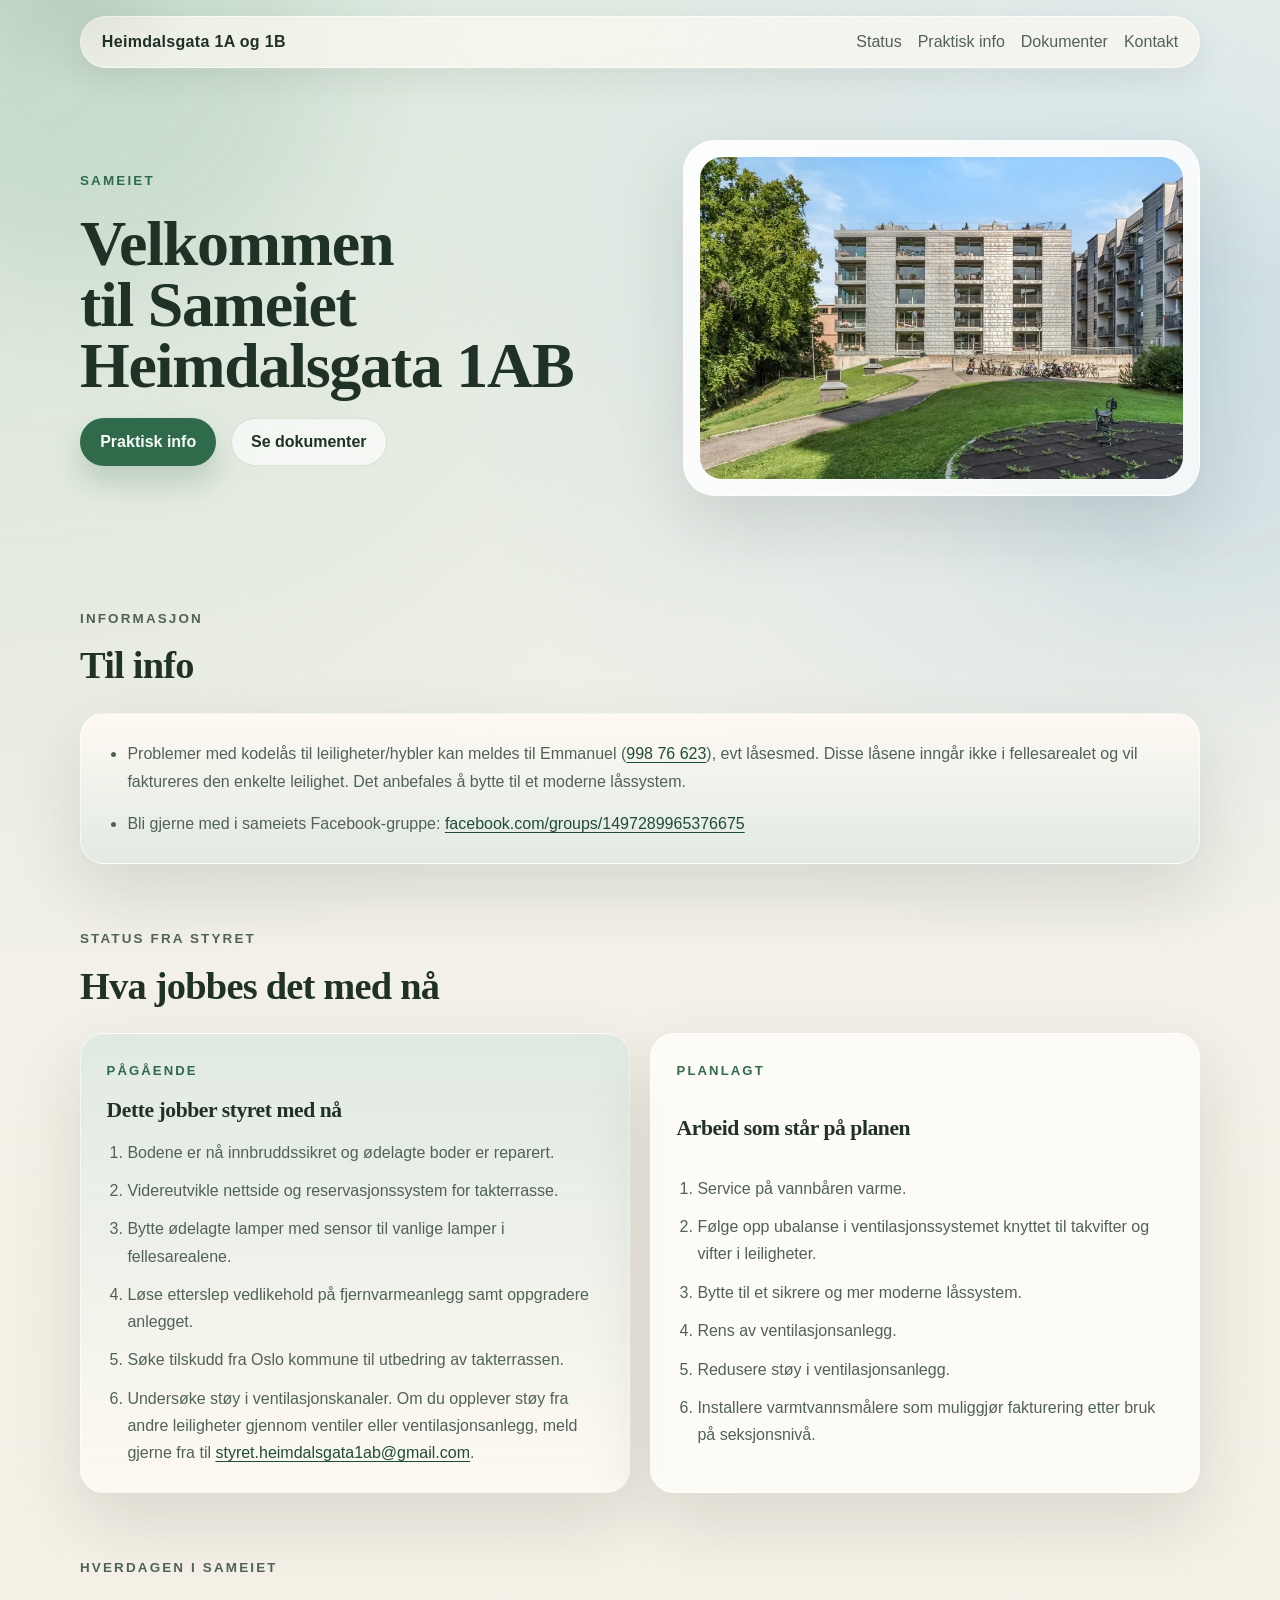
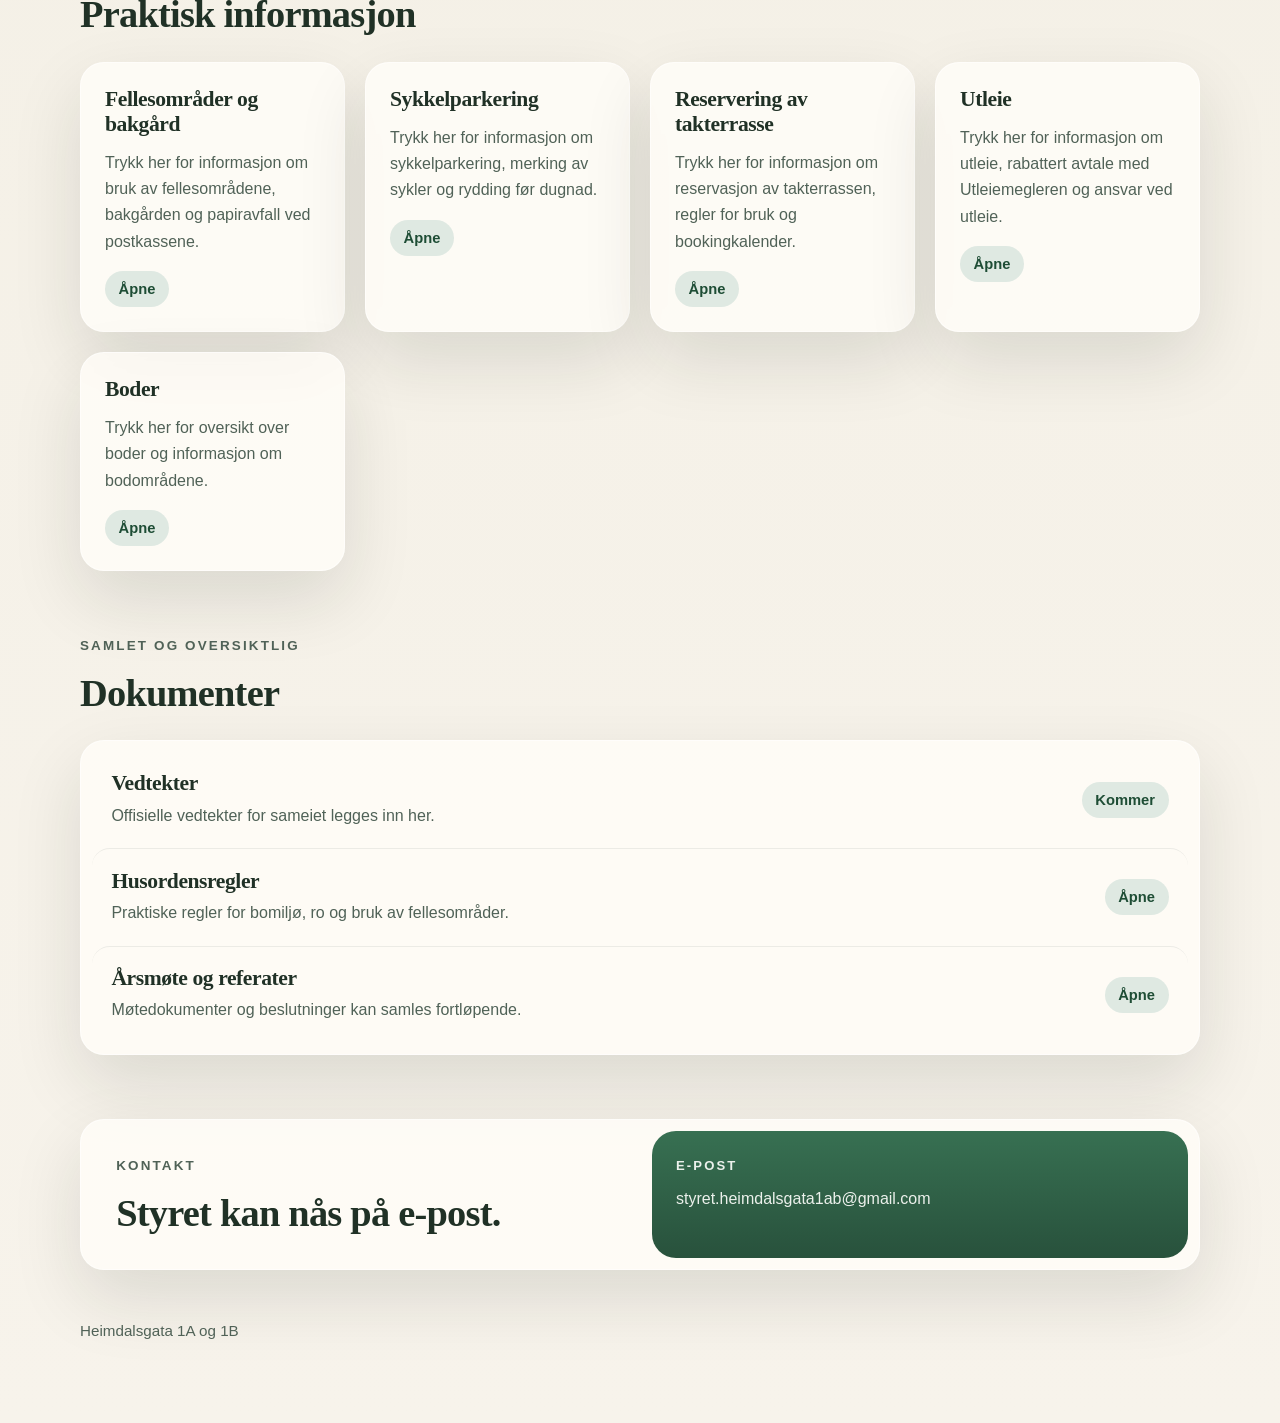
<file: index.html>
<!doctype html>
<html lang="no">
  <head>
    <meta charset="utf-8">
    <meta name="viewport" content="width=device-width, initial-scale=1">
    <title>Heimdalsgata 1A og 1B</title>
    <meta
      name="description"
      content="Nettside for Heimdalsgata 1A og 1B med praktisk informasjon, dokumenter og kontaktpunkter."
    >
    <meta name="theme-color" content="#eef1ea">
    <link rel="stylesheet" href="styles.css">
  </head>
  <body>
    <a class="skip-link" href="#main-content">Gå til innhold</a>

    <div class="page-glow page-glow-left" aria-hidden="true"></div>
    <div class="page-glow page-glow-right" aria-hidden="true"></div>

    <div class="site-shell">
      <header class="site-header">
        <a class="brand" href="#top">Heimdalsgata 1A og 1B</a>
        <nav class="site-nav" aria-label="Hovedmeny">
          <a href="#status">Status</a>
          <a href="#praktisk">Praktisk info</a>
          <a href="#dokumenter">Dokumenter</a>
          <a href="#kontakt">Kontakt</a>
        </nav>
      </header>

      <main id="main-content">
        <section class="hero" id="top">
          <div class="hero-copy">
            <p class="eyebrow">Sameiet</p>
            <h1>Velkommen til Sameiet Heimdalsgata 1AB</h1>
            <div class="hero-actions">
              <a class="button button-primary" href="#praktisk">Praktisk info</a>
              <a class="button button-secondary" href="#dokumenter">Se dokumenter</a>
            </div>
          </div>

          <div class="hero-media">
            <div class="hero-frame">
              <picture>
                <source srcset="assets/hero.webp" type="image/webp">
                <img
                  src="assets/hero.jpg"
                  alt="Boligbygget i Heimdalsgata 1A og 1B med grønt uteområde foran"
                  width="850"
                  height="567"
                >
              </picture>
            </div>
          </div>
        </section>

        <section class="content-section announcement-section" id="kunngjoringer" aria-labelledby="kunngjoringer-title">
          <div class="section-heading">
            <p class="eyebrow">Informasjon</p>
            <h2 id="kunngjoringer-title">Til info</h2>
          </div>

          <div class="announcement-panel">
            <article class="announcement-card">
              <ul class="announcement-list">
                <li>
                  Problemer med kodelås til leiligheter/hybler kan meldes til Emmanuel
                  (<a href="tel:99876623">998 76 623</a>), evt låsesmed. Disse låsene
                  inngår ikke i fellesarealet og vil faktureres den enkelte
                  leilighet. Det anbefales å bytte til et moderne låssystem.
                </li>
                <li>
                  Bli gjerne med i sameiets Facebook-gruppe:
                  <a href="https://www.facebook.com/groups/1497289965376675" target="_blank" rel="noreferrer">facebook.com/groups/1497289965376675</a>
                </li>
              </ul>
            </article>
          </div>
        </section>

        <section class="content-section status-section" id="status" aria-labelledby="status-title">
          <div class="section-heading">
            <p class="eyebrow">Status fra styret</p>
            <h2 id="status-title">Hva jobbes det med nå</h2>
          </div>

          <div class="status-grid">
            <article class="status-card status-card-current">
              <p class="status-label">Pågående</p>
              <h3>Dette jobber styret med nå</h3>
              <ol class="status-list">
                <li>Bodene er nå innbruddssikret og ødelagte boder er reparert.</li>
                <li>Videreutvikle nettside og reservasjonssystem for takterrasse.</li>
                <li>Bytte ødelagte lamper med sensor til vanlige lamper i fellesarealene.</li>
                <li>Løse etterslep vedlikehold på fjernvarmeanlegg samt oppgradere anlegget.</li>
                <li>Søke tilskudd fra Oslo kommune til utbedring av takterrassen.</li>
                <li>Undersøke støy i ventilasjonskanaler. Om du opplever støy fra andre leiligheter gjennom ventiler eller ventilasjonsanlegg, meld gjerne fra til <a href="mailto:styret.heimdalsgata1ab@gmail.com">styret.heimdalsgata1ab@gmail.com</a>.</li>
              </ol>
            </article>

            <article class="status-card">
              <p class="status-label">Planlagt</p>
              <h3>Arbeid som står på planen</h3>
              <ol class="status-list">
                <li>Service på vannbåren varme.</li>
                <li>Følge opp ubalanse i ventilasjonssystemet knyttet til takvifter og vifter i leiligheter.</li>
                <li>Bytte til et sikrere og mer moderne låssystem.</li>
                <li>Rens av ventilasjonsanlegg.</li>
                <li>Redusere støy i ventilasjonsanlegg.</li>
                <li>Installere varmtvannsmålere som muliggjør fakturering etter bruk på seksjonsnivå.</li>
              </ol>
            </article>
          </div>
        </section>

        <section class="content-section" id="praktisk" aria-labelledby="praktisk-title">
          <div class="section-heading">
            <p class="eyebrow">Hverdagen i sameiet</p>
            <h2 id="praktisk-title">Praktisk informasjon</h2>
          </div>

          <div class="card-grid">
            <article class="info-card info-card-link">
              <h3>Fellesområder og bakgård</h3>
              <p>
                Trykk her for informasjon om bruk av fellesområdene, bakgården og
                papiravfall ved postkassene.
              </p>
              <a class="document-tag document-link" href="fellesomrader-og-bakgard.html">Åpne</a>
            </article>

            <article class="info-card info-card-link">
              <h3>Sykkelparkering</h3>
              <p>
                Trykk her for informasjon om sykkelparkering, merking av sykler og
                rydding før dugnad.
              </p>
              <a class="document-tag document-link" href="sykkelparkering.html">Åpne</a>
            </article>

            <article class="info-card info-card-link">
              <h3>Reservering av takterrasse</h3>
              <p>
                Trykk her for informasjon om reservasjon av takterrassen, regler for
                bruk og bookingkalender.
              </p>
              <a class="document-tag document-link" href="reservering-av-takterrasse.html">Åpne</a>
            </article>

            <article class="info-card info-card-link">
              <h3>Utleie</h3>
              <p>
                Trykk her for informasjon om utleie, rabattert avtale med
                Utleiemegleren og ansvar ved utleie.
              </p>
              <a class="document-tag document-link" href="utleie.html">Åpne</a>
            </article>

            <article class="info-card info-card-link">
              <h3>Boder</h3>
              <p>Trykk her for oversikt over boder og informasjon om bodområdene.</p>
              <a class="document-tag document-link" href="boder.html">Åpne</a>
            </article>
          </div>
        </section>

        <section class="content-section content-section-alt" id="dokumenter" aria-labelledby="dokumenter-title">
          <div class="section-heading">
            <p class="eyebrow">Samlet og oversiktlig</p>
            <h2 id="dokumenter-title">Dokumenter</h2>
          </div>

          <div class="document-panel">
            <div class="document-row">
              <div>
                <h3>Vedtekter</h3>
                <p>Offisielle vedtekter for sameiet legges inn her.</p>
              </div>
              <span class="document-tag">Kommer</span>
            </div>

            <div class="document-row">
              <div>
                <h3>Husordensregler</h3>
                <p>Praktiske regler for bomiljø, ro og bruk av fellesområder.</p>
              </div>
              <a class="document-tag document-link" href="husordensregler.html">Åpne</a>
            </div>

            <div class="document-row">
              <div>
                <h3>Årsmøte og referater</h3>
                <p>Møtedokumenter og beslutninger kan samles fortløpende.</p>
              </div>
              <a class="document-tag document-link" href="https://drive.google.com/drive/folders/1lfl2pdwoizmmWqUjBtOVn5ufXLerAymG?usp=sharing" target="_blank" rel="noreferrer">Åpne</a>
            </div>
          </div>
        </section>

        <section class="contact-section" id="kontakt" aria-labelledby="kontakt-title">
          <div class="contact-panel">
            <div class="contact-copy">
              <p class="eyebrow">Kontakt</p>
              <h2 id="kontakt-title">Styret kan nås på e-post.</h2>
            </div>

            <div class="contact-note" aria-label="Kontaktinformasjon for styret">
              <p class="contact-label">E-post</p>
              <p>
                <a href="mailto:styret.heimdalsgata1ab@gmail.com">styret.heimdalsgata1ab@gmail.com</a>
              </p>
            </div>
          </div>
        </section>
      </main>

      <footer class="site-footer">
        <p>Heimdalsgata 1A og 1B</p>
      </footer>
    </div>
  </body>
</html>
</file>
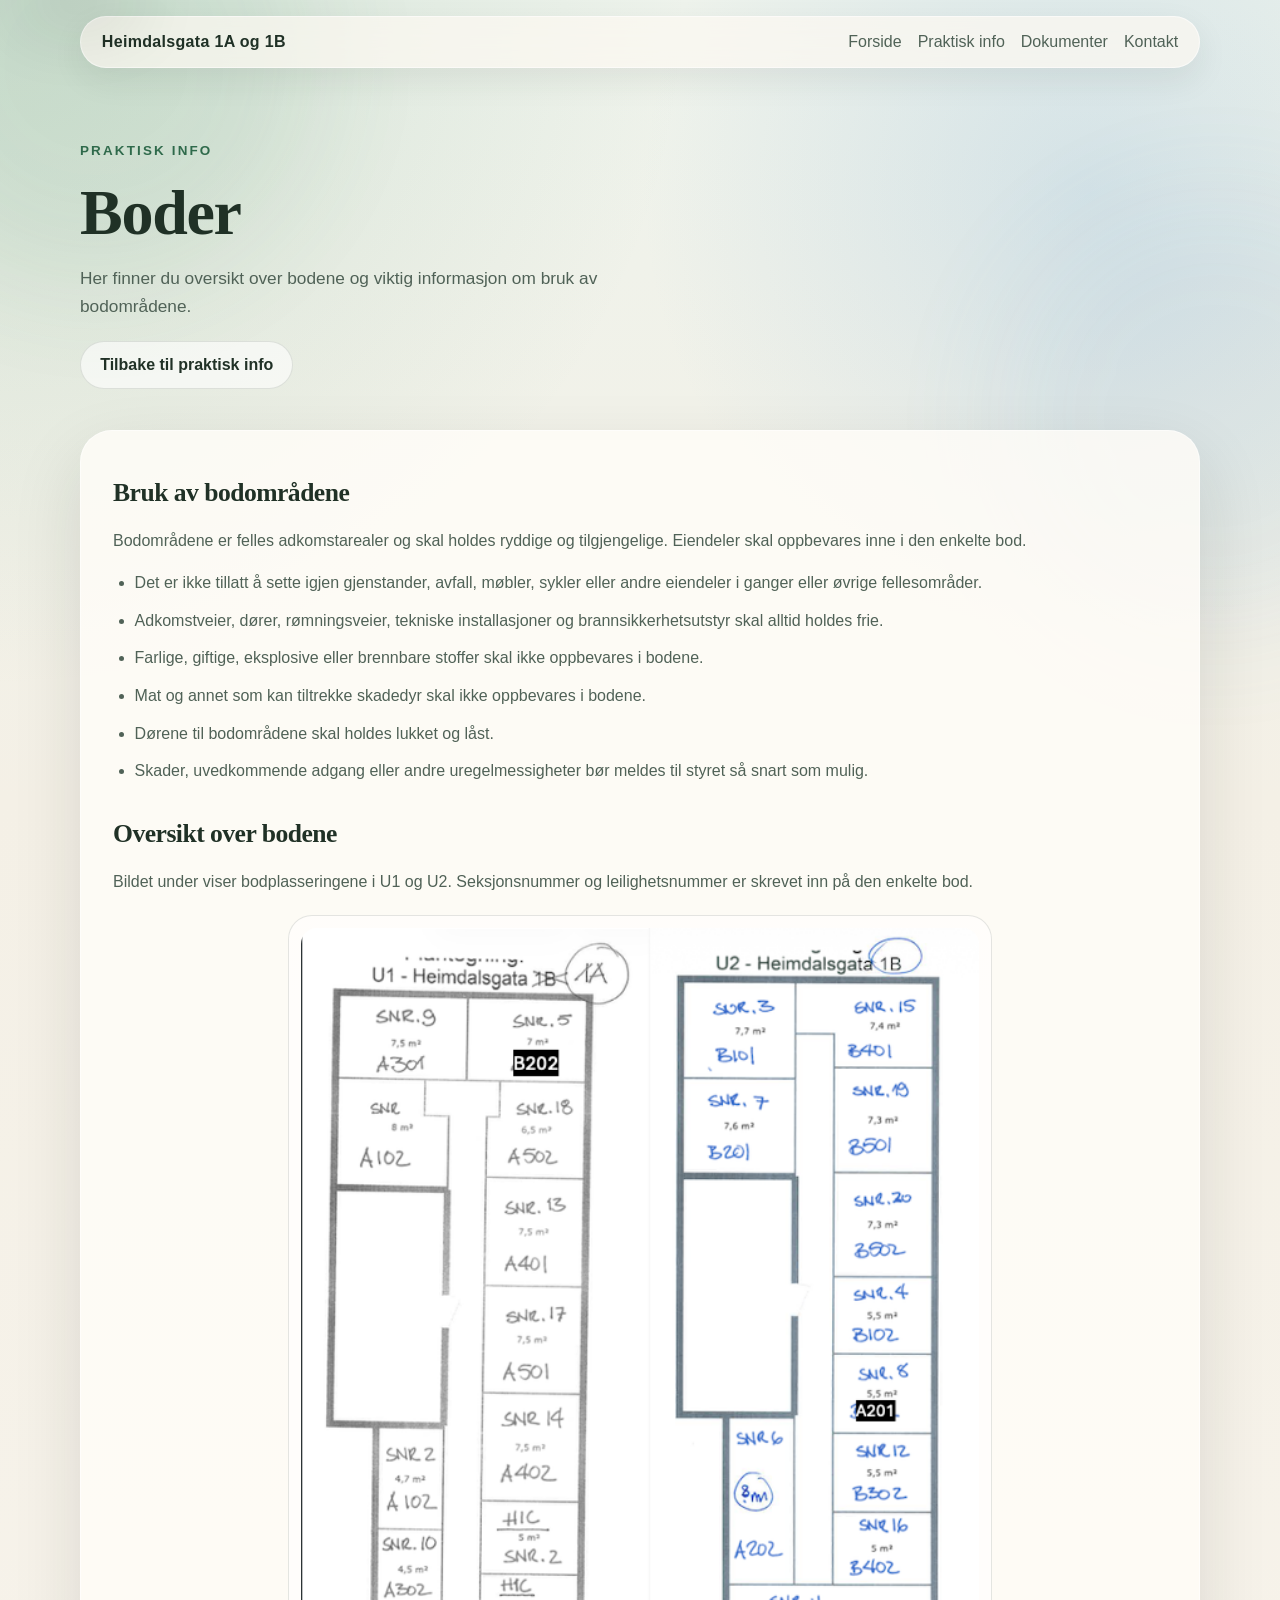
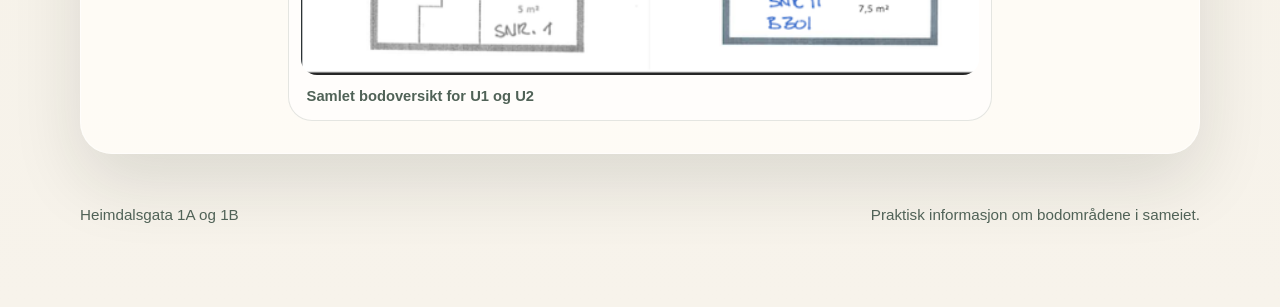
<file: boder.html>
<!doctype html>
<html lang="no">
  <head>
    <meta charset="utf-8">
    <meta name="viewport" content="width=device-width, initial-scale=1">
    <title>Boder | Sameiet Heimdalsgata 1AB</title>
    <meta
      name="description"
      content="Oversikt over boder og praktisk informasjon om bodområdene i Sameiet Heimdalsgata 1AB."
    >
    <meta name="theme-color" content="#eef1ea">
    <link rel="stylesheet" href="styles.css">
  </head>
  <body>
    <a class="skip-link" href="#main-content">Gå til innhold</a>

    <div class="page-glow page-glow-left" aria-hidden="true"></div>
    <div class="page-glow page-glow-right" aria-hidden="true"></div>

    <div class="site-shell">
      <header class="site-header">
        <a class="brand" href="index.html">Heimdalsgata 1A og 1B</a>
        <nav class="site-nav" aria-label="Hovedmeny">
          <a href="index.html">Forside</a>
          <a href="index.html#praktisk">Praktisk info</a>
          <a href="index.html#dokumenter">Dokumenter</a>
          <a href="index.html#kontakt">Kontakt</a>
        </nav>
      </header>

      <main id="main-content">
        <section class="subpage-hero">
          <div class="subpage-copy">
            <p class="eyebrow">Praktisk info</p>
            <h1>Boder</h1>
            <p class="lead">
              Her finner du oversikt over bodene og viktig informasjon om bruk av
              bodområdene.
            </p>
            <div class="hero-actions">
              <a class="button button-secondary" href="index.html#praktisk">Tilbake til praktisk info</a>
            </div>
          </div>
        </section>

        <section class="content-section document-page">
          <article class="document-article">
            <h2>Bruk av bodområdene</h2>
            <p>
              Bodområdene er felles adkomstarealer og skal holdes ryddige og
              tilgjengelige. Eiendeler skal oppbevares inne i den enkelte bod.
            </p>

            <ul>
              <li>Det er ikke tillatt å sette igjen gjenstander, avfall, møbler, sykler eller andre eiendeler i ganger eller øvrige fellesområder.</li>
              <li>Adkomstveier, dører, rømningsveier, tekniske installasjoner og brannsikkerhetsutstyr skal alltid holdes frie.</li>
              <li>Farlige, giftige, eksplosive eller brennbare stoffer skal ikke oppbevares i bodene.</li>
              <li>Mat og annet som kan tiltrekke skadedyr skal ikke oppbevares i bodene.</li>
              <li>Dørene til bodområdene skal holdes lukket og låst.</li>
              <li>Skader, uvedkommende adgang eller andre uregelmessigheter bør meldes til styret så snart som mulig.</li>
            </ul>

            <h2>Oversikt over bodene</h2>
            <p>
              Bildet under viser bodplasseringene i U1 og U2. Seksjonsnummer og
              leilighetsnummer er skrevet inn på den enkelte bod.
            </p>

            <div class="storage-gallery storage-gallery-single">
              <figure class="storage-figure">
                <img
                  src="assets/boder.png"
                  alt="Samlet bodkart for U1 og U2 med seksjonsnummer, leilighetsnummer og størrelse på bodene"
                  width="540"
                  height="595"
                  loading="lazy"
                >
                <figcaption>Samlet bodoversikt for U1 og U2</figcaption>
              </figure>
            </div>
          </article>
        </section>
      </main>

      <footer class="site-footer">
        <p>Heimdalsgata 1A og 1B</p>
        <p>Praktisk informasjon om bodområdene i sameiet.</p>
      </footer>
    </div>
  </body>
</html>
</file>
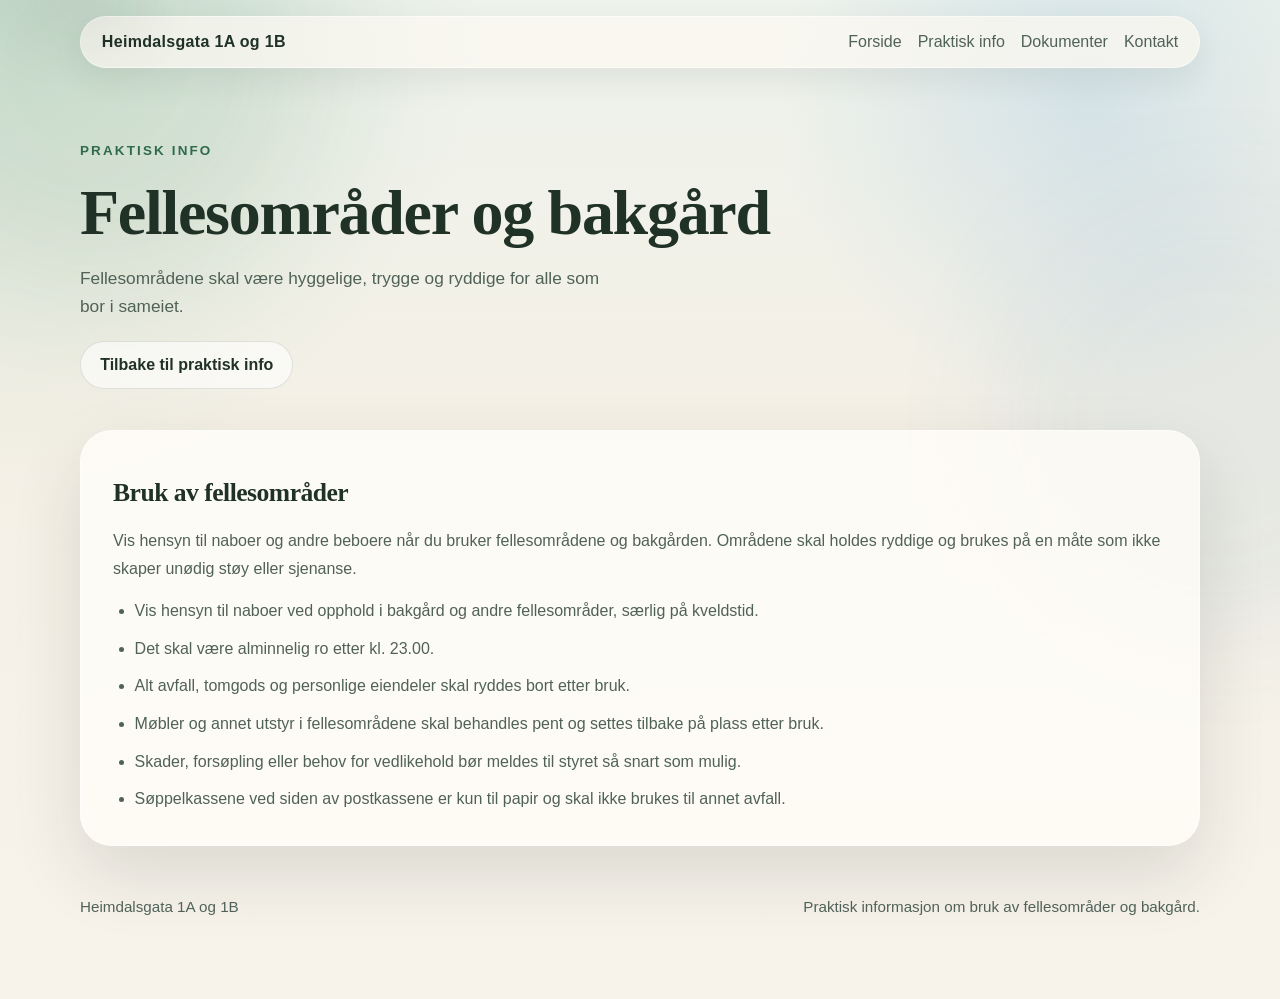
<file: fellesomrader-og-bakgard.html>
<!doctype html>
<html lang="no">
  <head>
    <meta charset="utf-8">
    <meta name="viewport" content="width=device-width, initial-scale=1">
    <title>Fellesområder og bakgård | Sameiet Heimdalsgata 1AB</title>
    <meta
      name="description"
      content="Praktisk informasjon om bruk av fellesområder og bakgård i Sameiet Heimdalsgata 1AB."
    >
    <meta name="theme-color" content="#eef1ea">
    <link rel="stylesheet" href="styles.css">
  </head>
  <body>
    <a class="skip-link" href="#main-content">Gå til innhold</a>

    <div class="page-glow page-glow-left" aria-hidden="true"></div>
    <div class="page-glow page-glow-right" aria-hidden="true"></div>

    <div class="site-shell">
      <header class="site-header">
        <a class="brand" href="index.html">Heimdalsgata 1A og 1B</a>
        <nav class="site-nav" aria-label="Hovedmeny">
          <a href="index.html">Forside</a>
          <a href="index.html#praktisk">Praktisk info</a>
          <a href="index.html#dokumenter">Dokumenter</a>
          <a href="index.html#kontakt">Kontakt</a>
        </nav>
      </header>

      <main id="main-content">
        <section class="subpage-hero">
          <div class="subpage-copy">
            <p class="eyebrow">Praktisk info</p>
            <h1>Fellesområder og bakgård</h1>
            <p class="lead">
              Fellesområdene skal være hyggelige, trygge og ryddige for alle som
              bor i sameiet.
            </p>
            <div class="hero-actions">
              <a class="button button-secondary" href="index.html#praktisk">Tilbake til praktisk info</a>
            </div>
          </div>
        </section>

        <section class="content-section document-page">
          <article class="document-article">
            <h2>Bruk av fellesområder</h2>
            <p>
              Vis hensyn til naboer og andre beboere når du bruker fellesområdene
              og bakgården. Områdene skal holdes ryddige og brukes på en måte som
              ikke skaper unødig støy eller sjenanse.
            </p>

            <ul>
              <li>Vis hensyn til naboer ved opphold i bakgård og andre fellesområder, særlig på kveldstid.</li>
              <li>Det skal være alminnelig ro etter kl. 23.00.</li>
              <li>Alt avfall, tomgods og personlige eiendeler skal ryddes bort etter bruk.</li>
              <li>Møbler og annet utstyr i fellesområdene skal behandles pent og settes tilbake på plass etter bruk.</li>
              <li>Skader, forsøpling eller behov for vedlikehold bør meldes til styret så snart som mulig.</li>
              <li>Søppelkassene ved siden av postkassene er kun til papir og skal ikke brukes til annet avfall.</li>
            </ul>
          </article>
        </section>
      </main>

      <footer class="site-footer">
        <p>Heimdalsgata 1A og 1B</p>
        <p>Praktisk informasjon om bruk av fellesområder og bakgård.</p>
      </footer>
    </div>
  </body>
</html>
</file>
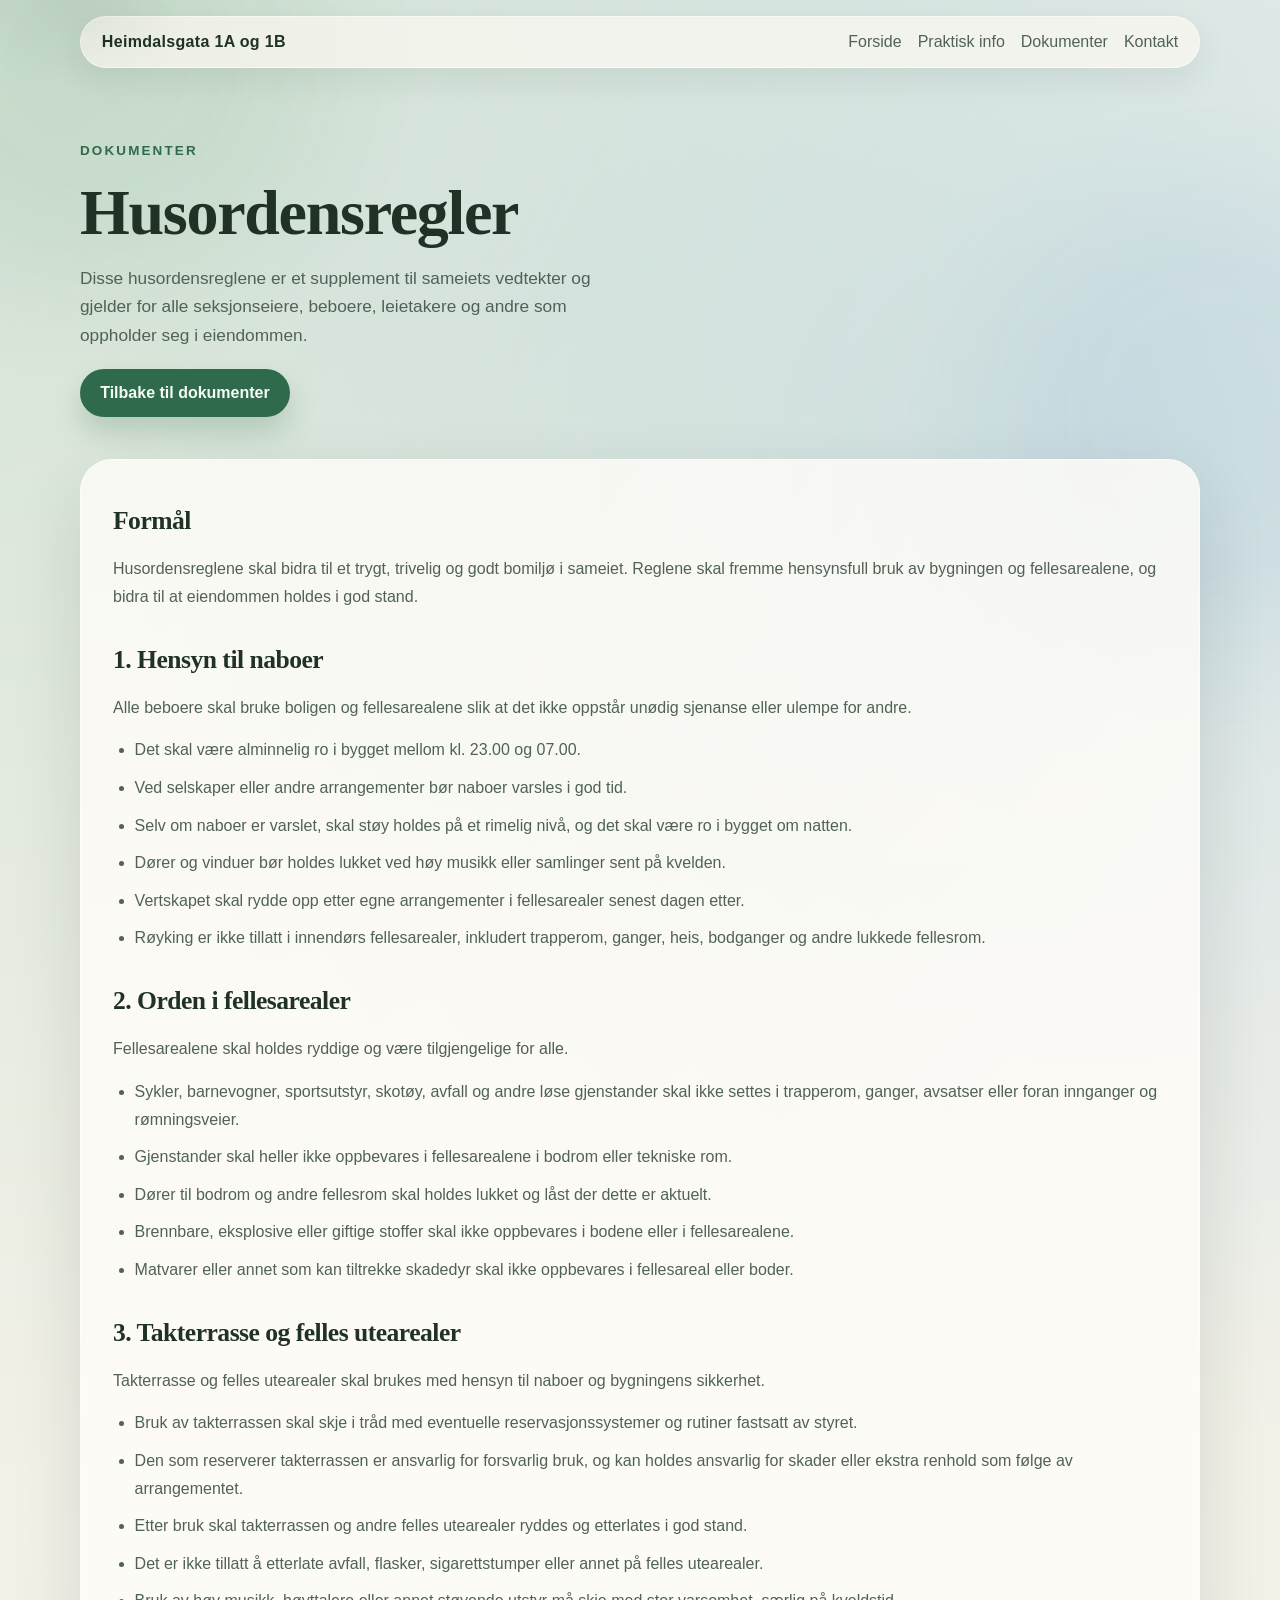
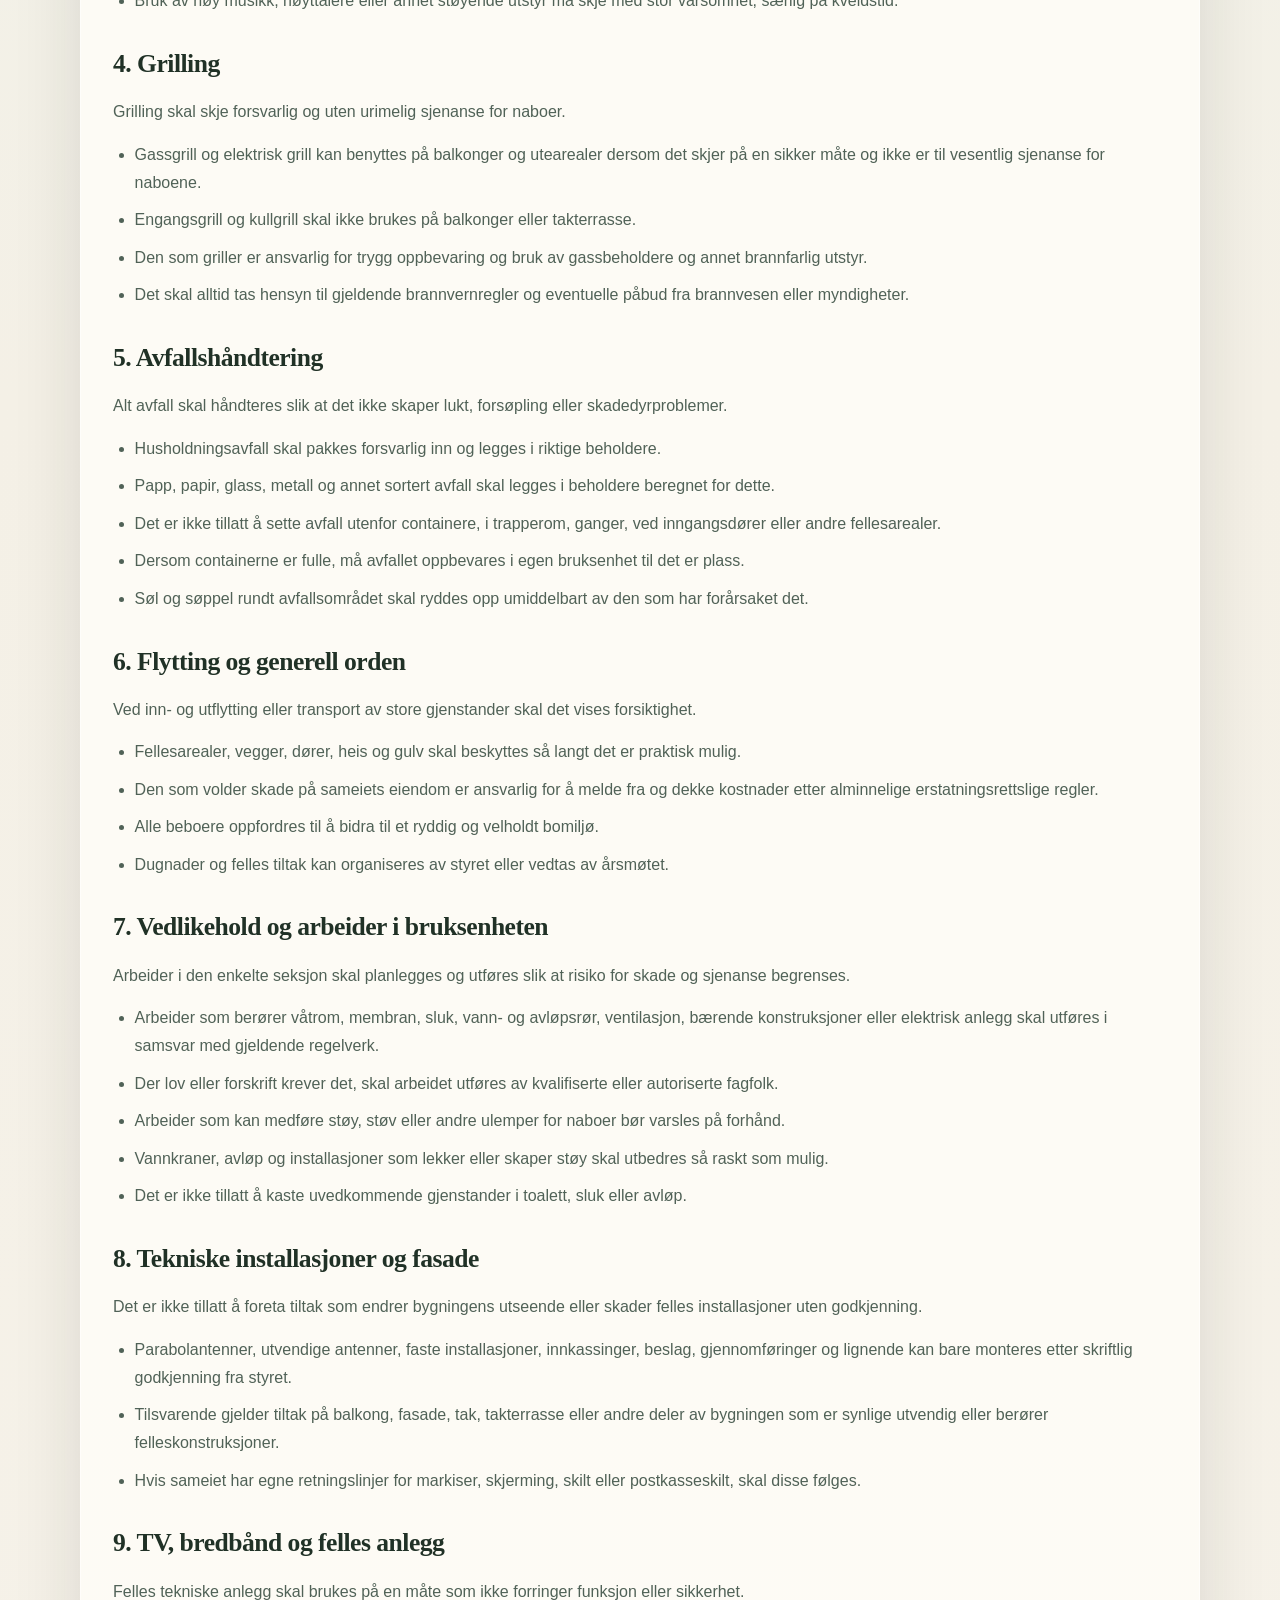
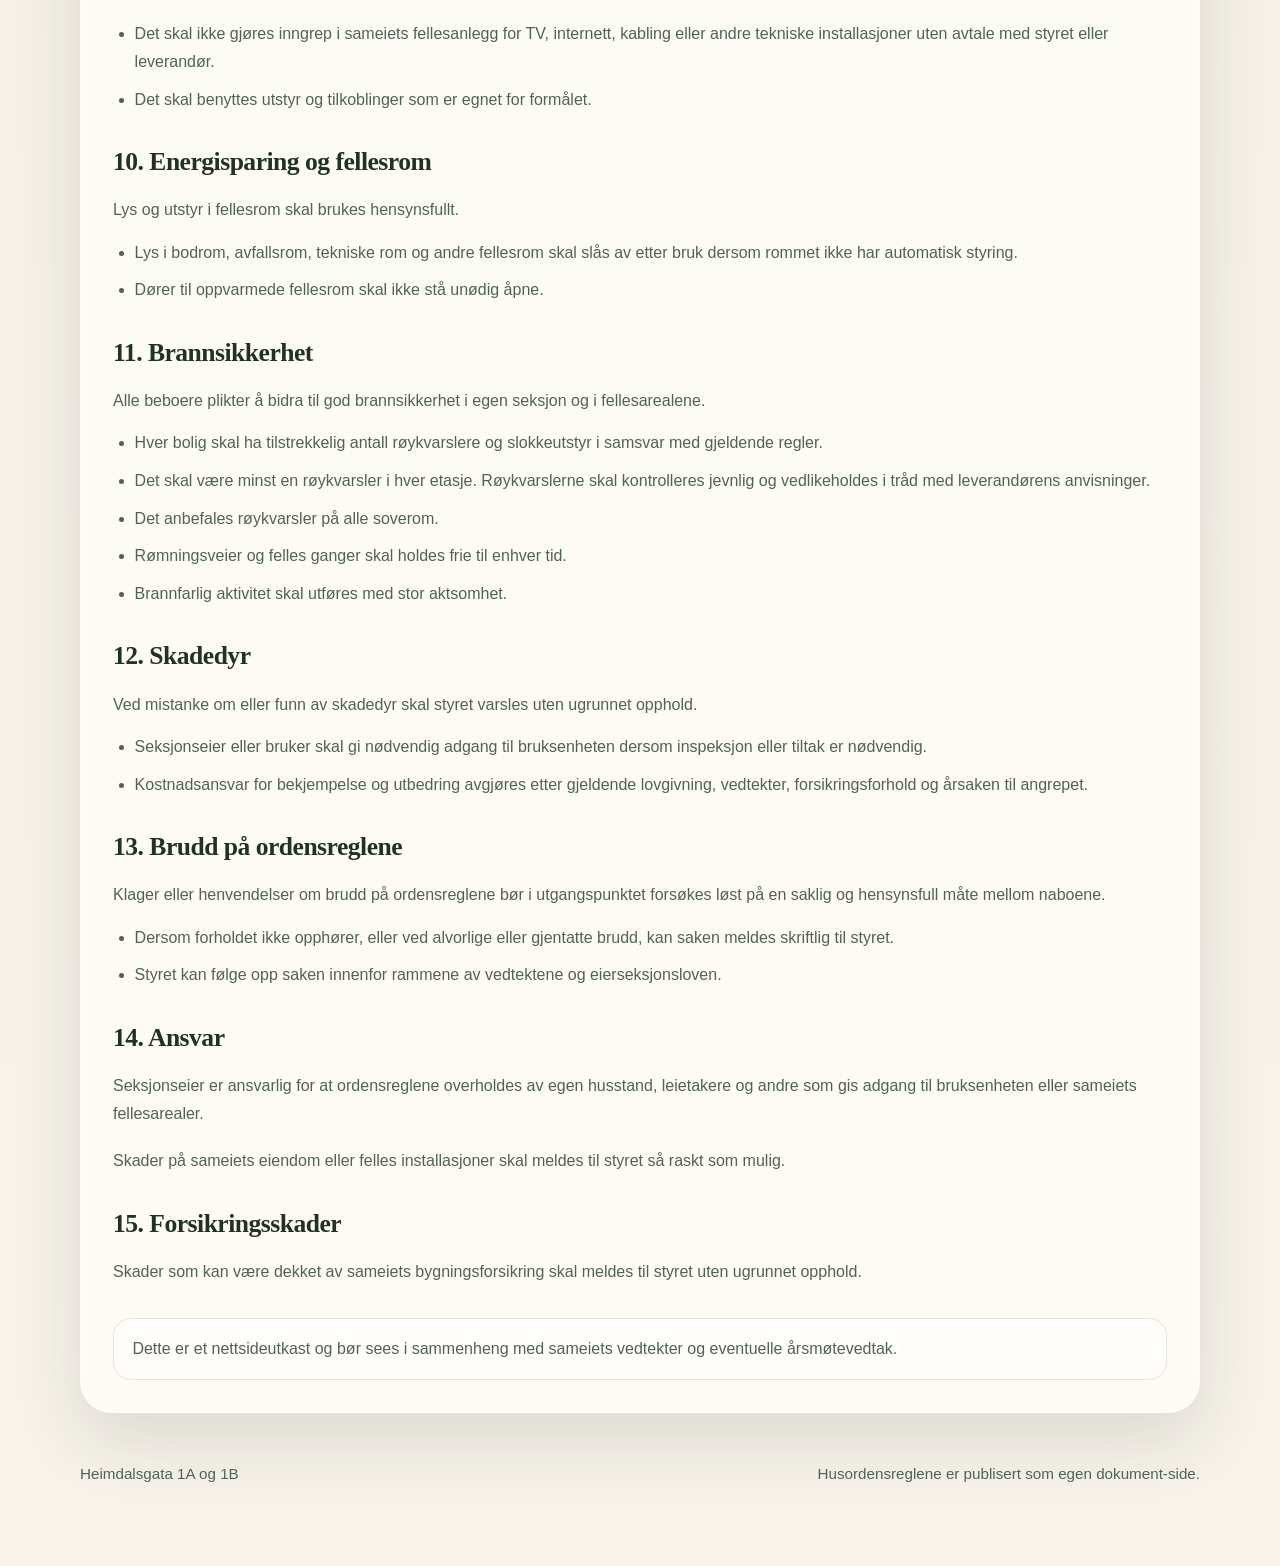
<file: husordensregler.html>
<!doctype html>
<html lang="no">
  <head>
    <meta charset="utf-8">
    <meta name="viewport" content="width=device-width, initial-scale=1">
    <title>Husordensregler | Sameiet Heimdalsgata 1AB</title>
    <meta
      name="description"
      content="Husordensregler for Sameiet Heimdalsgata 1AB."
    >
    <meta name="theme-color" content="#eef1ea">
    <link rel="stylesheet" href="styles.css">
  </head>
  <body>
    <a class="skip-link" href="#main-content">Gå til innhold</a>

    <div class="page-glow page-glow-left" aria-hidden="true"></div>
    <div class="page-glow page-glow-right" aria-hidden="true"></div>

    <div class="site-shell">
      <header class="site-header">
        <a class="brand" href="index.html">Heimdalsgata 1A og 1B</a>
        <nav class="site-nav" aria-label="Hovedmeny">
          <a href="index.html">Forside</a>
          <a href="index.html#praktisk">Praktisk info</a>
          <a href="index.html#dokumenter">Dokumenter</a>
          <a href="index.html#kontakt">Kontakt</a>
        </nav>
      </header>

      <main id="main-content">
        <section class="subpage-hero">
          <div class="subpage-copy">
            <p class="eyebrow">Dokumenter</p>
            <h1>Husordensregler</h1>
            <p class="lead">
              Disse husordensreglene er et supplement til sameiets vedtekter og
              gjelder for alle seksjonseiere, beboere, leietakere og andre som
              oppholder seg i eiendommen.
            </p>
            <div class="hero-actions">
              <a class="button button-primary" href="index.html#dokumenter">Tilbake til dokumenter</a>
            </div>
          </div>
        </section>

        <section class="content-section document-page">
          <article class="document-article">
            <h2>Formål</h2>
            <p>
              Husordensreglene skal bidra til et trygt, trivelig og godt bomiljø i
              sameiet. Reglene skal fremme hensynsfull bruk av bygningen og
              fellesarealene, og bidra til at eiendommen holdes i god stand.
            </p>

            <h2>1. Hensyn til naboer</h2>
            <p>
              Alle beboere skal bruke boligen og fellesarealene slik at det ikke
              oppstår unødig sjenanse eller ulempe for andre.
            </p>
            <ul>
              <li>Det skal være alminnelig ro i bygget mellom kl. 23.00 og 07.00.</li>
              <li>Ved selskaper eller andre arrangementer bør naboer varsles i god tid.</li>
              <li>Selv om naboer er varslet, skal støy holdes på et rimelig nivå, og det skal være ro i bygget om natten.</li>
              <li>Dører og vinduer bør holdes lukket ved høy musikk eller samlinger sent på kvelden.</li>
              <li>Vertskapet skal rydde opp etter egne arrangementer i fellesarealer senest dagen etter.</li>
              <li>Røyking er ikke tillatt i innendørs fellesarealer, inkludert trapperom, ganger, heis, bodganger og andre lukkede fellesrom.</li>
            </ul>

            <h2>2. Orden i fellesarealer</h2>
            <p>Fellesarealene skal holdes ryddige og være tilgjengelige for alle.</p>
            <ul>
              <li>Sykler, barnevogner, sportsutstyr, skotøy, avfall og andre løse gjenstander skal ikke settes i trapperom, ganger, avsatser eller foran innganger og rømningsveier.</li>
              <li>Gjenstander skal heller ikke oppbevares i fellesarealene i bodrom eller tekniske rom.</li>
              <li>Dører til bodrom og andre fellesrom skal holdes lukket og låst der dette er aktuelt.</li>
              <li>Brennbare, eksplosive eller giftige stoffer skal ikke oppbevares i bodene eller i fellesarealene.</li>
              <li>Matvarer eller annet som kan tiltrekke skadedyr skal ikke oppbevares i fellesareal eller boder.</li>
            </ul>

            <h2>3. Takterrasse og felles utearealer</h2>
            <p>Takterrasse og felles utearealer skal brukes med hensyn til naboer og bygningens sikkerhet.</p>
            <ul>
              <li>Bruk av takterrassen skal skje i tråd med eventuelle reservasjonssystemer og rutiner fastsatt av styret.</li>
              <li>Den som reserverer takterrassen er ansvarlig for forsvarlig bruk, og kan holdes ansvarlig for skader eller ekstra renhold som følge av arrangementet.</li>
              <li>Etter bruk skal takterrassen og andre felles utearealer ryddes og etterlates i god stand.</li>
              <li>Det er ikke tillatt å etterlate avfall, flasker, sigarettstumper eller annet på felles utearealer.</li>
              <li>Bruk av høy musikk, høyttalere eller annet støyende utstyr må skje med stor varsomhet, særlig på kveldstid.</li>
            </ul>

            <h2>4. Grilling</h2>
            <p>Grilling skal skje forsvarlig og uten urimelig sjenanse for naboer.</p>
            <ul>
              <li>Gassgrill og elektrisk grill kan benyttes på balkonger og utearealer dersom det skjer på en sikker måte og ikke er til vesentlig sjenanse for naboene.</li>
              <li>Engangsgrill og kullgrill skal ikke brukes på balkonger eller takterrasse.</li>
              <li>Den som griller er ansvarlig for trygg oppbevaring og bruk av gassbeholdere og annet brannfarlig utstyr.</li>
              <li>Det skal alltid tas hensyn til gjeldende brannvernregler og eventuelle påbud fra brannvesen eller myndigheter.</li>
            </ul>

            <h2>5. Avfallshåndtering</h2>
            <p>Alt avfall skal håndteres slik at det ikke skaper lukt, forsøpling eller skadedyrproblemer.</p>
            <ul>
              <li>Husholdningsavfall skal pakkes forsvarlig inn og legges i riktige beholdere.</li>
              <li>Papp, papir, glass, metall og annet sortert avfall skal legges i beholdere beregnet for dette.</li>
              <li>Det er ikke tillatt å sette avfall utenfor containere, i trapperom, ganger, ved inngangsdører eller andre fellesarealer.</li>
              <li>Dersom containerne er fulle, må avfallet oppbevares i egen bruksenhet til det er plass.</li>
              <li>Søl og søppel rundt avfallsområdet skal ryddes opp umiddelbart av den som har forårsaket det.</li>
            </ul>

            <h2>6. Flytting og generell orden</h2>
            <p>Ved inn- og utflytting eller transport av store gjenstander skal det vises forsiktighet.</p>
            <ul>
              <li>Fellesarealer, vegger, dører, heis og gulv skal beskyttes så langt det er praktisk mulig.</li>
              <li>Den som volder skade på sameiets eiendom er ansvarlig for å melde fra og dekke kostnader etter alminnelige erstatningsrettslige regler.</li>
              <li>Alle beboere oppfordres til å bidra til et ryddig og velholdt bomiljø.</li>
              <li>Dugnader og felles tiltak kan organiseres av styret eller vedtas av årsmøtet.</li>
            </ul>

            <h2>7. Vedlikehold og arbeider i bruksenheten</h2>
            <p>Arbeider i den enkelte seksjon skal planlegges og utføres slik at risiko for skade og sjenanse begrenses.</p>
            <ul>
              <li>Arbeider som berører våtrom, membran, sluk, vann- og avløpsrør, ventilasjon, bærende konstruksjoner eller elektrisk anlegg skal utføres i samsvar med gjeldende regelverk.</li>
              <li>Der lov eller forskrift krever det, skal arbeidet utføres av kvalifiserte eller autoriserte fagfolk.</li>
              <li>Arbeider som kan medføre støy, støv eller andre ulemper for naboer bør varsles på forhånd.</li>
              <li>Vannkraner, avløp og installasjoner som lekker eller skaper støy skal utbedres så raskt som mulig.</li>
              <li>Det er ikke tillatt å kaste uvedkommende gjenstander i toalett, sluk eller avløp.</li>
            </ul>

            <h2>8. Tekniske installasjoner og fasade</h2>
            <p>Det er ikke tillatt å foreta tiltak som endrer bygningens utseende eller skader felles installasjoner uten godkjenning.</p>
            <ul>
              <li>Parabolantenner, utvendige antenner, faste installasjoner, innkassinger, beslag, gjennomføringer og lignende kan bare monteres etter skriftlig godkjenning fra styret.</li>
              <li>Tilsvarende gjelder tiltak på balkong, fasade, tak, takterrasse eller andre deler av bygningen som er synlige utvendig eller berører felleskonstruksjoner.</li>
              <li>Hvis sameiet har egne retningslinjer for markiser, skjerming, skilt eller postkasseskilt, skal disse følges.</li>
            </ul>

            <h2>9. TV, bredbånd og felles anlegg</h2>
            <p>Felles tekniske anlegg skal brukes på en måte som ikke forringer funksjon eller sikkerhet.</p>
            <ul>
              <li>Det skal ikke gjøres inngrep i sameiets fellesanlegg for TV, internett, kabling eller andre tekniske installasjoner uten avtale med styret eller leverandør.</li>
              <li>Det skal benyttes utstyr og tilkoblinger som er egnet for formålet.</li>
            </ul>

            <h2>10. Energisparing og fellesrom</h2>
            <p>Lys og utstyr i fellesrom skal brukes hensynsfullt.</p>
            <ul>
              <li>Lys i bodrom, avfallsrom, tekniske rom og andre fellesrom skal slås av etter bruk dersom rommet ikke har automatisk styring.</li>
              <li>Dører til oppvarmede fellesrom skal ikke stå unødig åpne.</li>
            </ul>

            <h2>11. Brannsikkerhet</h2>
            <p>Alle beboere plikter å bidra til god brannsikkerhet i egen seksjon og i fellesarealene.</p>
            <ul>
              <li>Hver bolig skal ha tilstrekkelig antall røykvarslere og slokkeutstyr i samsvar med gjeldende regler.</li>
              <li>Det skal være minst en røykvarsler i hver etasje. Røykvarslerne skal kontrolleres jevnlig og vedlikeholdes i tråd med leverandørens anvisninger.</li>
              <li>Det anbefales røykvarsler på alle soverom.</li>
              <li>Rømningsveier og felles ganger skal holdes frie til enhver tid.</li>
              <li>Brannfarlig aktivitet skal utføres med stor aktsomhet.</li>
            </ul>

            <h2>12. Skadedyr</h2>
            <p>Ved mistanke om eller funn av skadedyr skal styret varsles uten ugrunnet opphold.</p>
            <ul>
              <li>Seksjonseier eller bruker skal gi nødvendig adgang til bruksenheten dersom inspeksjon eller tiltak er nødvendig.</li>
              <li>Kostnadsansvar for bekjempelse og utbedring avgjøres etter gjeldende lovgivning, vedtekter, forsikringsforhold og årsaken til angrepet.</li>
            </ul>

            <h2>13. Brudd på ordensreglene</h2>
            <p>Klager eller henvendelser om brudd på ordensreglene bør i utgangspunktet forsøkes løst på en saklig og hensynsfull måte mellom naboene.</p>
            <ul>
              <li>Dersom forholdet ikke opphører, eller ved alvorlige eller gjentatte brudd, kan saken meldes skriftlig til styret.</li>
              <li>Styret kan følge opp saken innenfor rammene av vedtektene og eierseksjonsloven.</li>
            </ul>

            <h2>14. Ansvar</h2>
            <p>
              Seksjonseier er ansvarlig for at ordensreglene overholdes av egen
              husstand, leietakere og andre som gis adgang til bruksenheten eller
              sameiets fellesarealer.
            </p>
            <p>
              Skader på sameiets eiendom eller felles installasjoner skal meldes til
              styret så raskt som mulig.
            </p>

            <h2>15. Forsikringsskader</h2>
            <p>
              Skader som kan være dekket av sameiets bygningsforsikring skal meldes
              til styret uten ugrunnet opphold.
            </p>

            <div class="document-note">
              <p>
                Dette er et nettsideutkast og bør sees i sammenheng med sameiets
                vedtekter og eventuelle årsmøtevedtak.
              </p>
            </div>
          </article>
        </section>
      </main>

      <footer class="site-footer">
        <p>Heimdalsgata 1A og 1B</p>
        <p>Husordensreglene er publisert som egen dokument-side.</p>
      </footer>
    </div>
  </body>
</html>
</file>
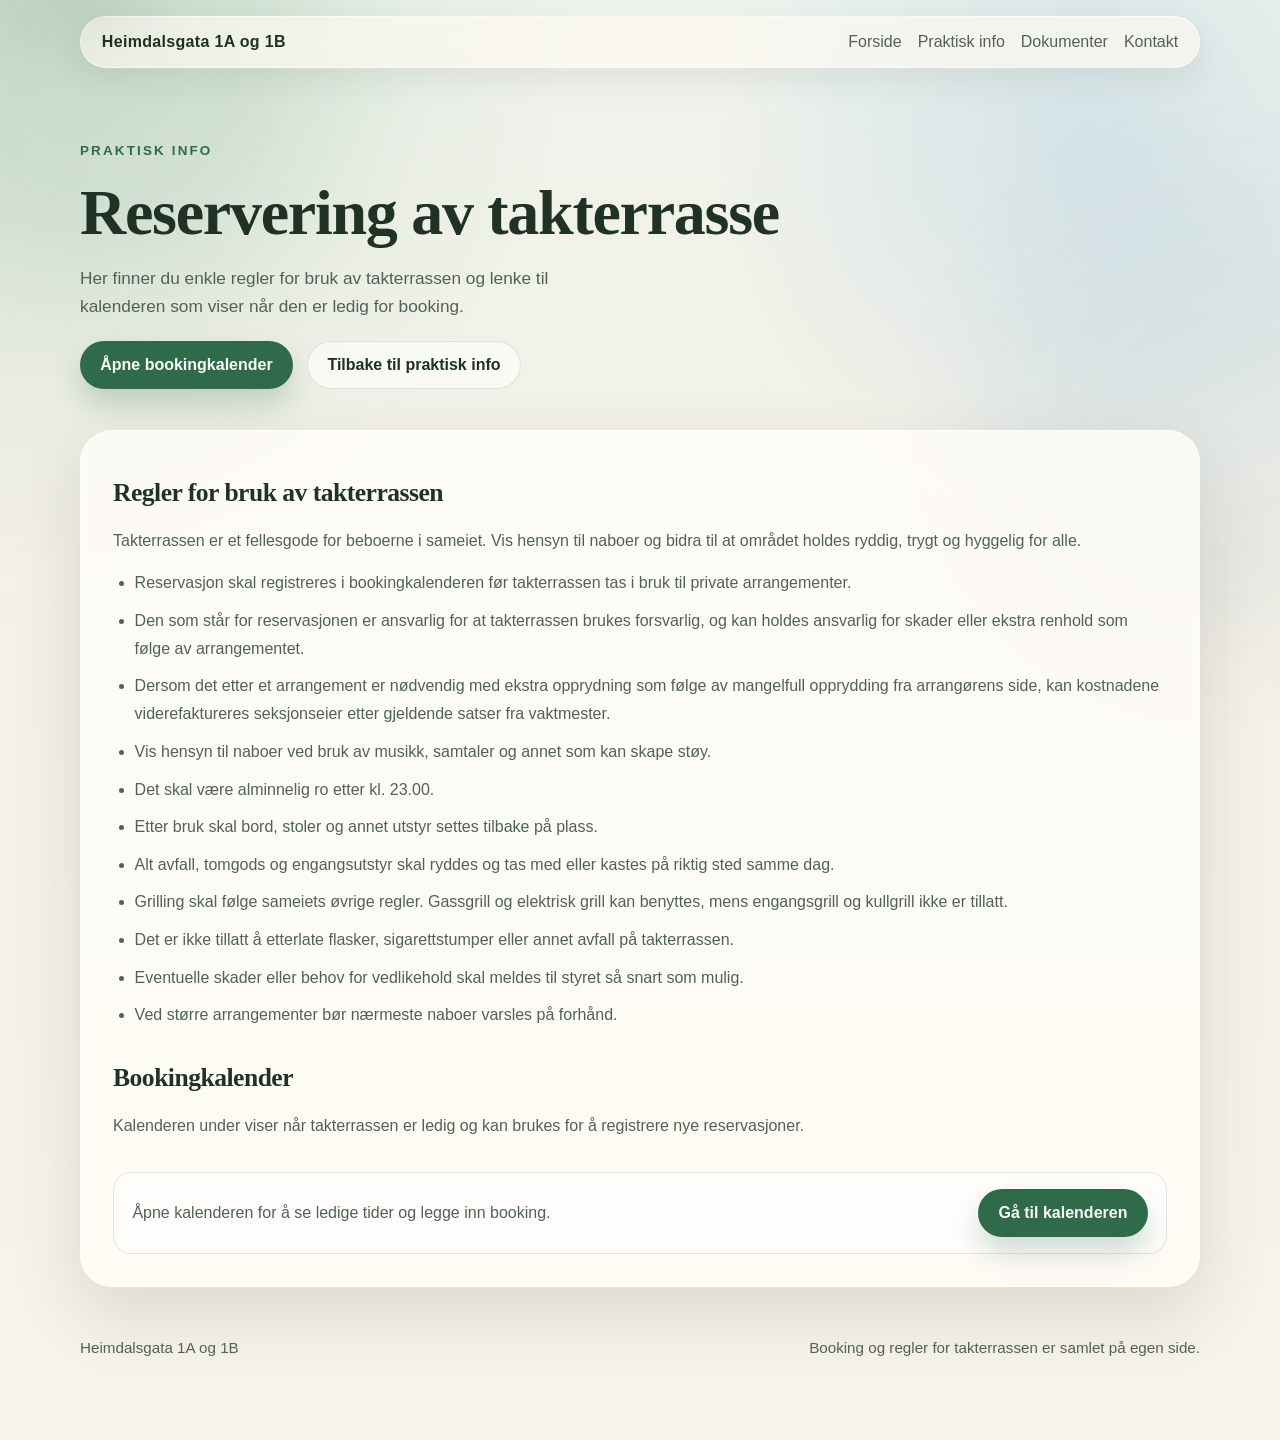
<file: reservering-av-takterrasse.html>
<!doctype html>
<html lang="no">
  <head>
    <meta charset="utf-8">
    <meta name="viewport" content="width=device-width, initial-scale=1">
    <title>Reservering av takterrasse | Sameiet Heimdalsgata 1AB</title>
    <meta
      name="description"
      content="Regler for bruk av takterrassen og lenke til bookingkalender for Sameiet Heimdalsgata 1AB."
    >
    <meta name="theme-color" content="#eef1ea">
    <link rel="stylesheet" href="styles.css">
  </head>
  <body>
    <a class="skip-link" href="#main-content">Gå til innhold</a>

    <div class="page-glow page-glow-left" aria-hidden="true"></div>
    <div class="page-glow page-glow-right" aria-hidden="true"></div>

    <div class="site-shell">
      <header class="site-header">
        <a class="brand" href="index.html">Heimdalsgata 1A og 1B</a>
        <nav class="site-nav" aria-label="Hovedmeny">
          <a href="index.html">Forside</a>
          <a href="index.html#praktisk">Praktisk info</a>
          <a href="index.html#dokumenter">Dokumenter</a>
          <a href="index.html#kontakt">Kontakt</a>
        </nav>
      </header>

      <main id="main-content">
        <section class="subpage-hero">
          <div class="subpage-copy">
            <p class="eyebrow">Praktisk info</p>
            <h1>Reservering av takterrasse</h1>
            <p class="lead">
              Her finner du enkle regler for bruk av takterrassen og lenke til
              kalenderen som viser når den er ledig for booking.
            </p>
            <div class="hero-actions">
              <a class="button button-primary" href="https://docs.google.com/spreadsheets/d/1vrCZCqz0piHSv3ruO3-jV8yms9qokeEBaBn0zDXKr10/edit?gid=0#gid=0" target="_blank" rel="noreferrer">Åpne bookingkalender</a>
              <a class="button button-secondary" href="index.html#praktisk">Tilbake til praktisk info</a>
            </div>
          </div>
        </section>

        <section class="content-section document-page">
          <article class="document-article">
            <h2>Regler for bruk av takterrassen</h2>
            <p>
              Takterrassen er et fellesgode for beboerne i sameiet. Vis hensyn til
              naboer og bidra til at området holdes ryddig, trygt og hyggelig for alle.
            </p>

            <ul>
              <li>Reservasjon skal registreres i bookingkalenderen før takterrassen tas i bruk til private arrangementer.</li>
              <li>Den som står for reservasjonen er ansvarlig for at takterrassen brukes forsvarlig, og kan holdes ansvarlig for skader eller ekstra renhold som følge av arrangementet.</li>
              <li>Dersom det etter et arrangement er nødvendig med ekstra opprydning som følge av mangelfull opprydding fra arrangørens side, kan kostnadene viderefaktureres seksjonseier etter gjeldende satser fra vaktmester.</li>
              <li>Vis hensyn til naboer ved bruk av musikk, samtaler og annet som kan skape støy.</li>
              <li>Det skal være alminnelig ro etter kl. 23.00.</li>
              <li>Etter bruk skal bord, stoler og annet utstyr settes tilbake på plass.</li>
              <li>Alt avfall, tomgods og engangsutstyr skal ryddes og tas med eller kastes på riktig sted samme dag.</li>
              <li>Grilling skal følge sameiets øvrige regler. Gassgrill og elektrisk grill kan benyttes, mens engangsgrill og kullgrill ikke er tillatt.</li>
              <li>Det er ikke tillatt å etterlate flasker, sigarettstumper eller annet avfall på takterrassen.</li>
              <li>Eventuelle skader eller behov for vedlikehold skal meldes til styret så snart som mulig.</li>
              <li>Ved større arrangementer bør nærmeste naboer varsles på forhånd.</li>
            </ul>

            <h2>Bookingkalender</h2>
            <p>
              Kalenderen under viser når takterrassen er ledig og kan brukes for å
              registrere nye reservasjoner.
            </p>

            <div class="document-note document-note-cta">
              <p>Åpne kalenderen for å se ledige tider og legge inn booking.</p>
              <a class="button button-primary" href="https://docs.google.com/spreadsheets/d/1vrCZCqz0piHSv3ruO3-jV8yms9qokeEBaBn0zDXKr10/edit?gid=0#gid=0" target="_blank" rel="noreferrer">Gå til kalenderen</a>
            </div>
          </article>
        </section>
      </main>

      <footer class="site-footer">
        <p>Heimdalsgata 1A og 1B</p>
        <p>Booking og regler for takterrassen er samlet på egen side.</p>
      </footer>
    </div>
  </body>
</html>
</file>
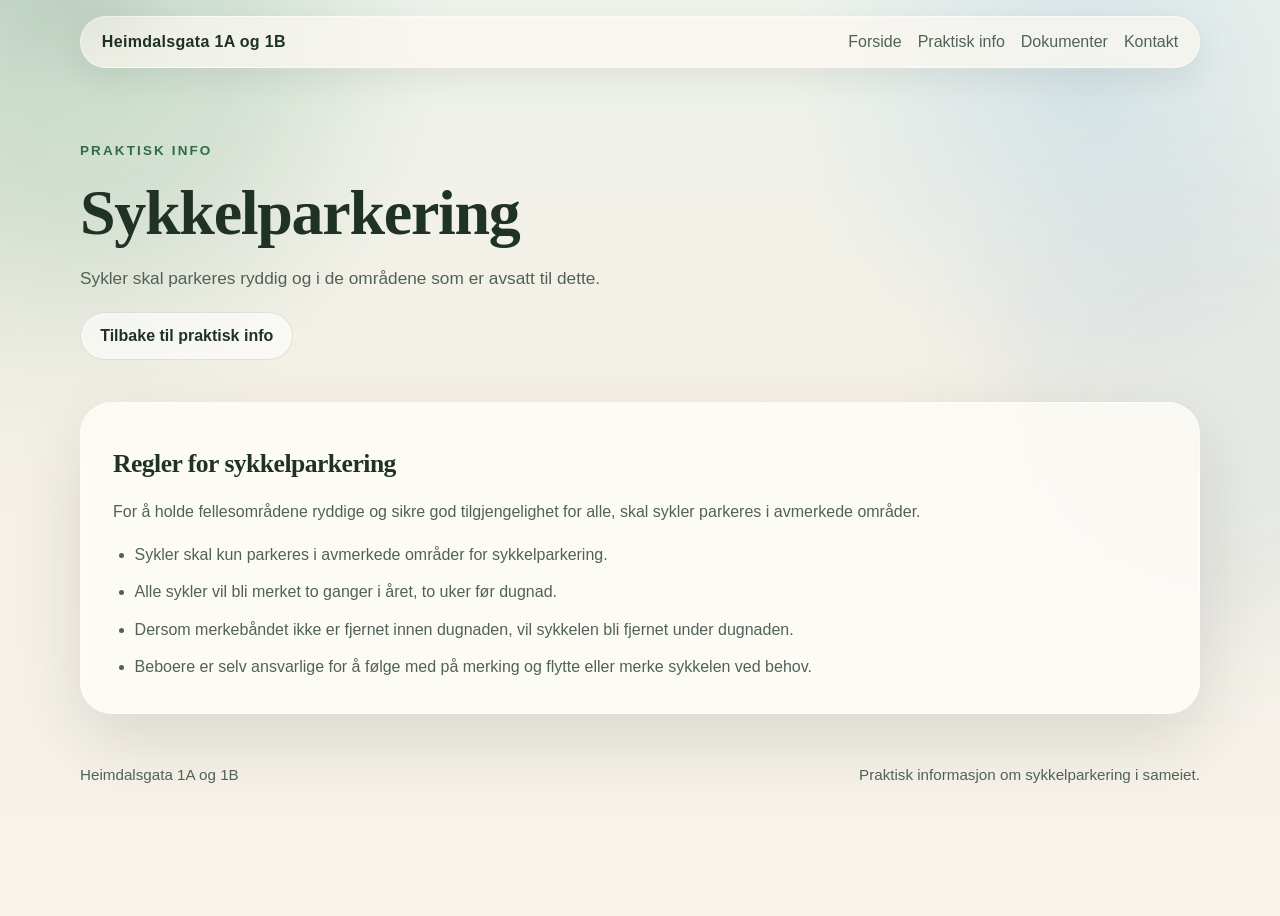
<file: sykkelparkering.html>
<!doctype html>
<html lang="no">
  <head>
    <meta charset="utf-8">
    <meta name="viewport" content="width=device-width, initial-scale=1">
    <title>Sykkelparkering | Sameiet Heimdalsgata 1AB</title>
    <meta
      name="description"
      content="Praktisk informasjon om sykkelparkering i Sameiet Heimdalsgata 1AB."
    >
    <meta name="theme-color" content="#eef1ea">
    <link rel="stylesheet" href="styles.css">
  </head>
  <body>
    <a class="skip-link" href="#main-content">Gå til innhold</a>

    <div class="page-glow page-glow-left" aria-hidden="true"></div>
    <div class="page-glow page-glow-right" aria-hidden="true"></div>

    <div class="site-shell">
      <header class="site-header">
        <a class="brand" href="index.html">Heimdalsgata 1A og 1B</a>
        <nav class="site-nav" aria-label="Hovedmeny">
          <a href="index.html">Forside</a>
          <a href="index.html#praktisk">Praktisk info</a>
          <a href="index.html#dokumenter">Dokumenter</a>
          <a href="index.html#kontakt">Kontakt</a>
        </nav>
      </header>

      <main id="main-content">
        <section class="subpage-hero">
          <div class="subpage-copy">
            <p class="eyebrow">Praktisk info</p>
            <h1>Sykkelparkering</h1>
            <p class="lead">
              Sykler skal parkeres ryddig og i de områdene som er avsatt til dette.
            </p>
            <div class="hero-actions">
              <a class="button button-secondary" href="index.html#praktisk">Tilbake til praktisk info</a>
            </div>
          </div>
        </section>

        <section class="content-section document-page">
          <article class="document-article">
            <h2>Regler for sykkelparkering</h2>
            <p>
              For å holde fellesområdene ryddige og sikre god tilgjengelighet for
              alle, skal sykler parkeres i avmerkede områder.
            </p>

            <ul>
              <li>Sykler skal kun parkeres i avmerkede områder for sykkelparkering.</li>
              <li>Alle sykler vil bli merket to ganger i året, to uker før dugnad.</li>
              <li>Dersom merkebåndet ikke er fjernet innen dugnaden, vil sykkelen bli fjernet under dugnaden.</li>
              <li>Beboere er selv ansvarlige for å følge med på merking og flytte eller merke sykkelen ved behov.</li>
            </ul>
          </article>
        </section>
      </main>

      <footer class="site-footer">
        <p>Heimdalsgata 1A og 1B</p>
        <p>Praktisk informasjon om sykkelparkering i sameiet.</p>
      </footer>
    </div>
  </body>
</html>
</file>
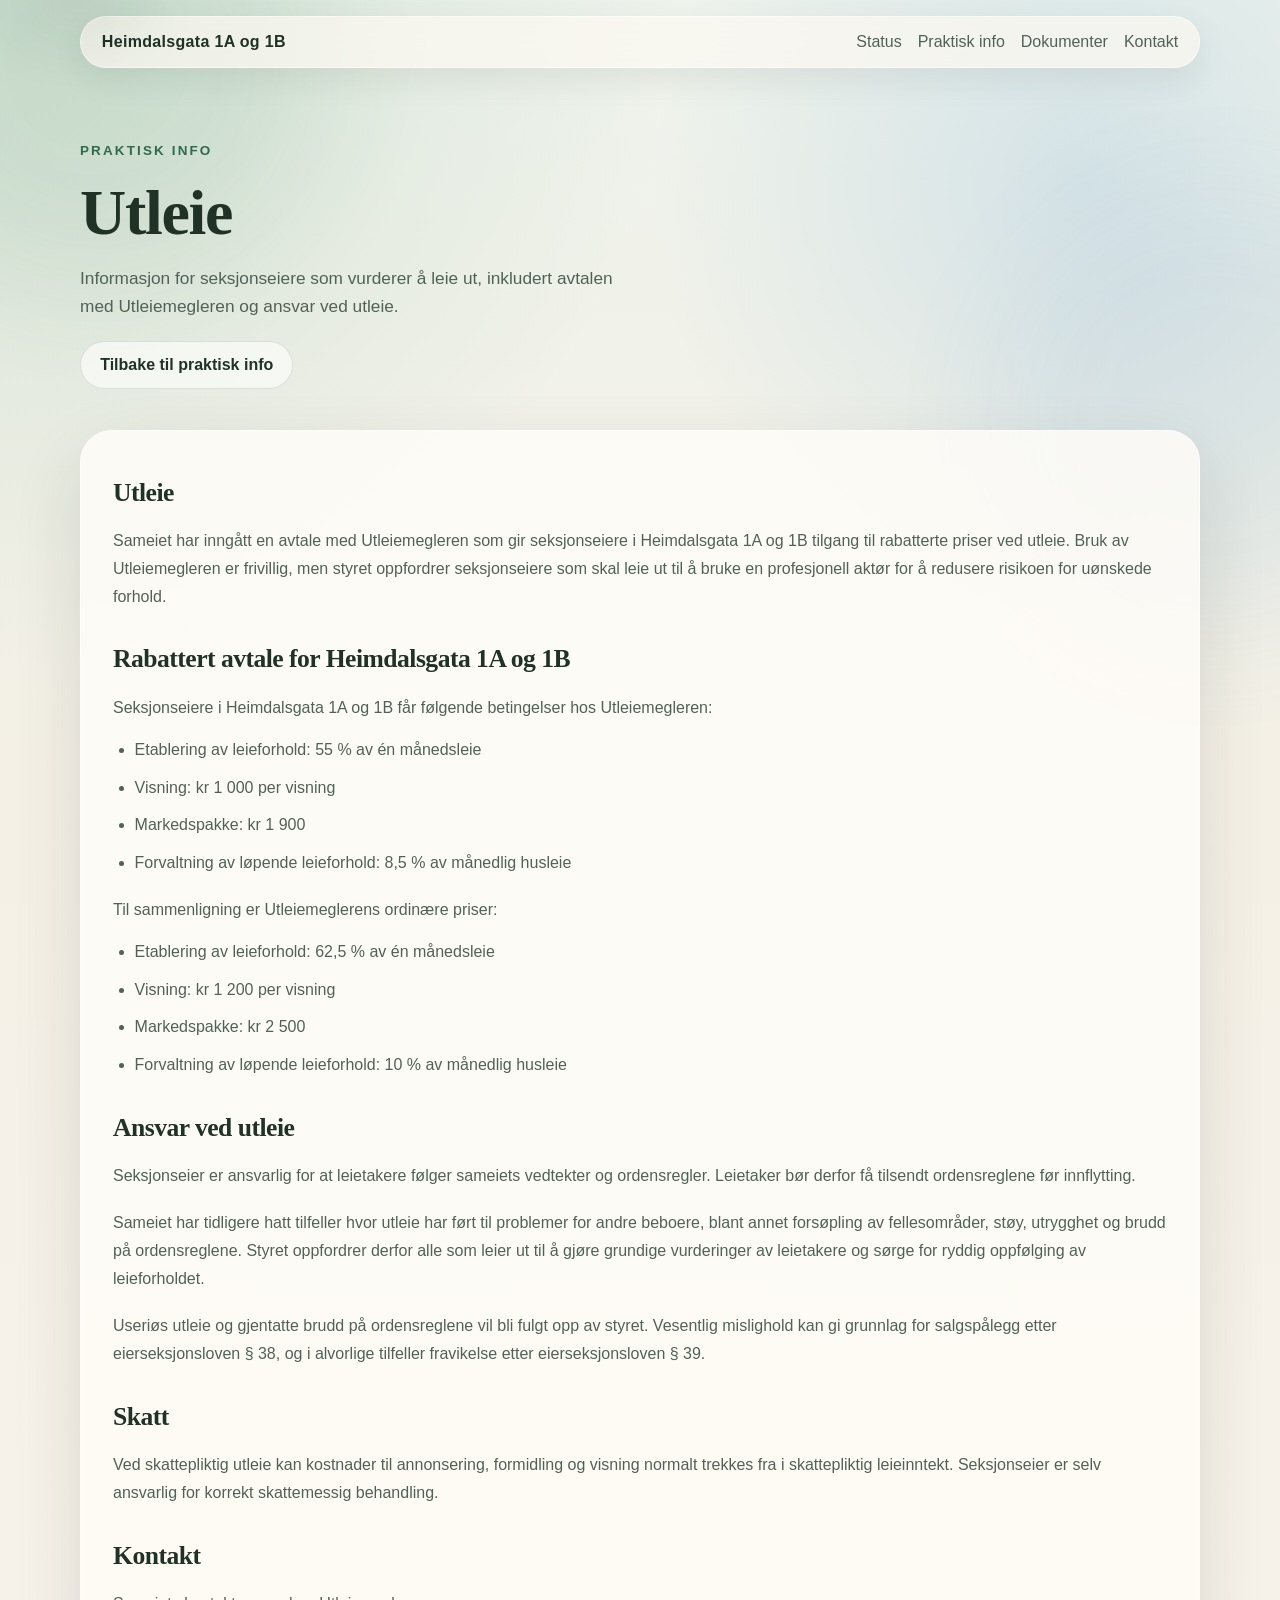
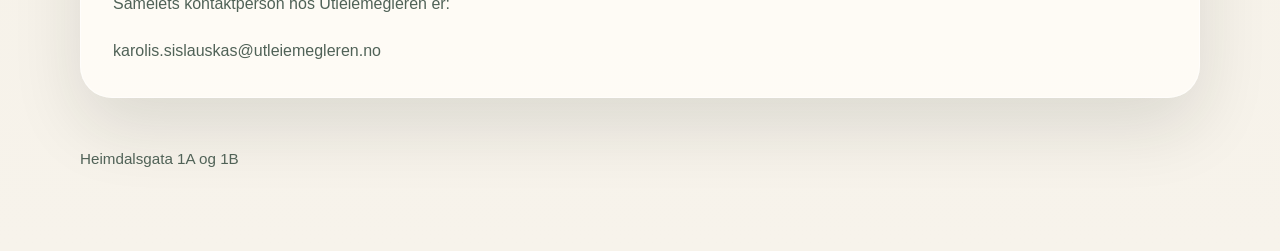
<file: utleie.html>
<!doctype html>
<html lang="no">
  <head>
    <meta charset="utf-8">
    <meta name="viewport" content="width=device-width, initial-scale=1">
    <title>Utleie | Sameiet Heimdalsgata 1AB</title>
    <meta
      name="description"
      content="Informasjon om utleie for seksjonseiere i Sameiet Heimdalsgata 1AB."
    >
    <meta name="theme-color" content="#eef1ea">
    <link rel="stylesheet" href="styles.css">
  </head>
  <body>
    <a class="skip-link" href="#main-content">Gå til innhold</a>

    <div class="page-glow page-glow-left" aria-hidden="true"></div>
    <div class="page-glow page-glow-right" aria-hidden="true"></div>

    <div class="site-shell">
      <header class="site-header">
        <a class="brand" href="index.html">Heimdalsgata 1A og 1B</a>
        <nav class="site-nav" aria-label="Hovedmeny">
          <a href="index.html#status">Status</a>
          <a href="index.html#praktisk">Praktisk info</a>
          <a href="index.html#dokumenter">Dokumenter</a>
          <a href="index.html#kontakt">Kontakt</a>
        </nav>
      </header>

      <main id="main-content">
        <section class="subpage-hero">
          <div class="subpage-copy">
            <p class="eyebrow">Praktisk info</p>
            <h1>Utleie</h1>
            <p class="lead">
              Informasjon for seksjonseiere som vurderer å leie ut, inkludert
              avtalen med Utleiemegleren og ansvar ved utleie.
            </p>
            <div class="hero-actions">
              <a class="button button-secondary" href="index.html#praktisk">Tilbake til praktisk info</a>
            </div>
          </div>
        </section>

        <section class="content-section document-page">
          <article class="document-article">
            <h2>Utleie</h2>
            <p>
              Sameiet har inngått en avtale med Utleiemegleren som gir
              seksjonseiere i Heimdalsgata 1A og 1B tilgang til rabatterte priser
              ved utleie. Bruk av Utleiemegleren er frivillig, men styret
              oppfordrer seksjonseiere som skal leie ut til å bruke en profesjonell
              aktør for å redusere risikoen for uønskede forhold.
            </p>

            <h2>Rabattert avtale for Heimdalsgata 1A og 1B</h2>
            <p>
              Seksjonseiere i Heimdalsgata 1A og 1B får følgende betingelser hos
              Utleiemegleren:
            </p>
            <ul>
              <li>Etablering av leieforhold: 55 % av én månedsleie</li>
              <li>Visning: kr 1 000 per visning</li>
              <li>Markedspakke: kr 1 900</li>
              <li>Forvaltning av løpende leieforhold: 8,5 % av månedlig husleie</li>
            </ul>

            <p>Til sammenligning er Utleiemeglerens ordinære priser:</p>
            <ul>
              <li>Etablering av leieforhold: 62,5 % av én månedsleie</li>
              <li>Visning: kr 1 200 per visning</li>
              <li>Markedspakke: kr 2 500</li>
              <li>Forvaltning av løpende leieforhold: 10 % av månedlig husleie</li>
            </ul>

            <h2>Ansvar ved utleie</h2>
            <p>
              Seksjonseier er ansvarlig for at leietakere følger sameiets vedtekter
              og ordensregler. Leietaker bør derfor få tilsendt ordensreglene før
              innflytting.
            </p>
            <p>
              Sameiet har tidligere hatt tilfeller hvor utleie har ført til
              problemer for andre beboere, blant annet forsøpling av fellesområder,
              støy, utrygghet og brudd på ordensreglene. Styret oppfordrer derfor
              alle som leier ut til å gjøre grundige vurderinger av leietakere og
              sørge for ryddig oppfølging av leieforholdet.
            </p>
            <p>
              Useriøs utleie og gjentatte brudd på ordensreglene vil bli fulgt opp
              av styret. Vesentlig mislighold kan gi grunnlag for salgspålegg etter
              <a href="https://lovdata.no/lov/2017-06-16-65/%C2%A738" target="_blank" rel="noreferrer">eierseksjonsloven § 38</a>,
              og i alvorlige tilfeller fravikelse etter
              <a href="https://lovdata.no/lov/2017-06-16-65/%C2%A739" target="_blank" rel="noreferrer">eierseksjonsloven § 39</a>.
            </p>

            <h2>Skatt</h2>
            <p>
              Ved skattepliktig utleie kan kostnader til annonsering, formidling og
              visning normalt trekkes fra i skattepliktig leieinntekt. Seksjonseier
              er selv ansvarlig for korrekt skattemessig behandling.
            </p>

            <h2>Kontakt</h2>
            <p>Sameiets kontaktperson hos Utleiemegleren er:</p>
            <p>
              <a href="mailto:karolis.sislauskas@utleiemegleren.no">karolis.sislauskas@utleiemegleren.no</a>
            </p>
          </article>
        </section>
      </main>

      <footer class="site-footer">
        <p>Heimdalsgata 1A og 1B</p>
      </footer>
    </div>
  </body>
</html>
</file>
<file: styles.css>
:root {
  --bg: #f4f0e6;
  --bg-soft: rgba(255, 252, 246, 0.7);
  --surface: rgba(255, 253, 248, 0.82);
  --surface-strong: #fffdf8;
  --ink: #203126;
  --ink-soft: #506257;
  --line: rgba(32, 49, 38, 0.12);
  --accent: #2f6a4b;
  --accent-strong: #1e4d35;
  --accent-soft: #dfe9e2;
  --clay: #ba7a50;
  --shadow: 0 28px 70px rgba(25, 35, 28, 0.12);
  --radius-xl: 32px;
  --radius-lg: 24px;
  --radius-md: 18px;
  --radius-sm: 12px;
  --sans: "Avenir Next", Avenir, "Segoe UI", sans-serif;
  --serif: "Iowan Old Style", "Palatino Linotype", Palatino, "Book Antiqua", Georgia, serif;
}

*,
*::before,
*::after {
  box-sizing: border-box;
}

html {
  scroll-behavior: smooth;
}

body {
  margin: 0;
  min-height: 100vh;
  font-family: var(--sans);
  color: var(--ink);
  background:
    radial-gradient(circle at top left, rgba(85, 151, 114, 0.18), transparent 30%),
    radial-gradient(circle at 85% 10%, rgba(104, 163, 214, 0.2), transparent 22%),
    linear-gradient(180deg, #eef3ec 0%, var(--bg) 42%, #f7f3eb 100%);
}

img {
  display: block;
  max-width: 100%;
}

a {
  color: inherit;
  text-decoration: none;
}

p {
  margin: 0;
  line-height: 1.65;
}

h1,
h2,
h3 {
  margin: 0;
  font-family: var(--serif);
  font-weight: 600;
  letter-spacing: -0.02em;
}

.skip-link {
  position: absolute;
  left: 1rem;
  top: -3rem;
  z-index: 20;
  padding: 0.85rem 1rem;
  border-radius: 999px;
  background: var(--surface-strong);
  box-shadow: var(--shadow);
}

.skip-link:focus {
  top: 1rem;
}

.page-glow {
  position: fixed;
  inset: auto;
  width: 28rem;
  height: 28rem;
  border-radius: 50%;
  filter: blur(60px);
  opacity: 0.45;
  pointer-events: none;
  z-index: 0;
}

.page-glow-left {
  top: -10rem;
  left: -8rem;
  background: rgba(72, 142, 97, 0.22);
}

.page-glow-right {
  top: 12rem;
  right: -10rem;
  background: rgba(87, 143, 192, 0.18);
}

.site-shell {
  position: relative;
  z-index: 1;
  width: min(1120px, calc(100% - 2rem));
  margin: 0 auto;
  padding-bottom: 4rem;
}

.site-header {
  position: sticky;
  top: 1rem;
  display: flex;
  align-items: center;
  justify-content: space-between;
  gap: 1.5rem;
  padding: 1rem 1.3rem;
  margin-top: 1rem;
  border: 1px solid rgba(255, 255, 255, 0.55);
  border-radius: 999px;
  background: rgba(252, 249, 242, 0.72);
  backdrop-filter: blur(18px);
  box-shadow: 0 12px 32px rgba(34, 48, 39, 0.08);
}

.brand {
  font-weight: 700;
  letter-spacing: 0.02em;
}

.site-nav {
  display: flex;
  flex-wrap: wrap;
  gap: 1rem;
  color: var(--ink-soft);
}

.site-nav a {
  transition: color 180ms ease, transform 180ms ease;
}

.site-nav a:hover,
.site-nav a:focus-visible,
.brand:hover,
.brand:focus-visible {
  color: var(--accent-strong);
}

.hero,
.intro-band,
.content-section,
.contact-section,
.site-footer {
  animation: rise 800ms ease both;
}

.hero {
  display: grid;
  grid-template-columns: minmax(0, 1.05fr) minmax(0, 0.95fr);
  gap: 2rem;
  align-items: center;
  padding: 4.5rem 0 3rem;
}

.hero-copy {
  display: grid;
  gap: 1.35rem;
}

.eyebrow {
  color: var(--accent);
  font-size: 0.84rem;
  font-weight: 700;
  letter-spacing: 0.16em;
  text-transform: uppercase;
}

.hero h1 {
  font-size: clamp(2.7rem, 5vw, 5.2rem);
  line-height: 0.95;
  text-wrap: balance;
}

.lead,
.section-heading p,
.band-card p,
.info-card p,
.document-row p,
.contact-copy p,
.contact-note p,
.site-footer p {
  color: var(--ink-soft);
}

.lead {
  font-size: 1.08rem;
  max-width: 34rem;
}

.hero-actions {
  display: flex;
  flex-wrap: wrap;
  gap: 0.9rem;
}

.button {
  display: inline-flex;
  align-items: center;
  justify-content: center;
  min-height: 3rem;
  padding: 0.8rem 1.2rem;
  border-radius: 999px;
  border: 1px solid transparent;
  font-weight: 600;
  transition: transform 180ms ease, background-color 180ms ease, border-color 180ms ease;
}

.button:hover,
.button:focus-visible {
  transform: translateY(-1px);
}

.button-primary {
  background: var(--accent);
  color: #f6fbf7;
  box-shadow: 0 16px 28px rgba(47, 106, 75, 0.22);
}

.button-primary:hover,
.button-primary:focus-visible {
  background: var(--accent-strong);
}

.button-secondary {
  border-color: rgba(32, 49, 38, 0.12);
  background: rgba(255, 255, 255, 0.6);
}

.hero-list {
  display: grid;
  gap: 0.85rem;
  margin: 0;
  padding: 0;
  list-style: none;
}

.hero-list li {
  display: flex;
  align-items: center;
  gap: 0.7rem;
  padding: 0.9rem 1rem;
  border: 1px solid var(--line);
  border-radius: var(--radius-md);
  background: rgba(255, 255, 255, 0.48);
  backdrop-filter: blur(10px);
}

.hero-list li::before {
  content: "";
  width: 0.7rem;
  height: 0.7rem;
  border-radius: 50%;
  background: linear-gradient(135deg, var(--accent), var(--clay));
  flex: none;
}

.hero-media {
  display: grid;
  gap: 1rem;
}

.hero-frame {
  padding: 1rem;
  border-radius: var(--radius-xl);
  background:
    linear-gradient(145deg, rgba(255, 255, 255, 0.82), rgba(255, 255, 255, 0.45)),
    rgba(255, 255, 255, 0.52);
  border: 1px solid rgba(255, 255, 255, 0.65);
  box-shadow: var(--shadow);
}

.hero-frame picture {
  display: block;
  overflow: hidden;
  border-radius: calc(var(--radius-xl) - 10px);
}

.hero-frame img {
  width: 100%;
  height: auto;
  object-fit: cover;
  transform: scale(1.01);
}

.hero-caption {
  padding-left: 0.2rem;
  font-size: 0.94rem;
  color: rgba(32, 49, 38, 0.72);
}

.intro-band,
.contact-panel {
  display: grid;
  grid-template-columns: repeat(2, minmax(0, 1fr));
  gap: 1.5rem;
}

.band-card,
.info-card,
.document-panel,
.contact-panel {
  border: 1px solid rgba(255, 255, 255, 0.55);
  background: var(--surface);
  backdrop-filter: blur(18px);
  box-shadow: var(--shadow);
}

.band-card,
.info-card,
.document-panel,
.contact-panel,
.contact-note {
  border-radius: var(--radius-lg);
}

.band-card {
  display: grid;
  gap: 1rem;
  padding: 1.7rem;
}

.band-card h2,
.section-heading h2,
.contact-copy h2 {
  font-size: clamp(1.9rem, 3vw, 3rem);
  line-height: 1.05;
}

.band-card-accent {
  background:
    linear-gradient(180deg, rgba(223, 233, 226, 0.98), rgba(255, 250, 243, 0.88));
}

.status-item {
  display: grid;
  grid-template-columns: auto 1fr;
  gap: 1rem;
  align-items: start;
  padding-bottom: 1rem;
  border-bottom: 1px solid rgba(32, 49, 38, 0.08);
}

.status-item:last-child {
  padding-bottom: 0;
  border-bottom: 0;
}

.status-number {
  display: inline-flex;
  align-items: center;
  justify-content: center;
  width: 2.1rem;
  height: 2.1rem;
  border-radius: 50%;
  font-size: 0.85rem;
  font-weight: 700;
  color: #fff;
  background: linear-gradient(135deg, var(--accent), var(--clay));
}

.content-section,
.contact-section {
  padding-top: 4rem;
}

.content-section-alt {
  position: relative;
}

.section-heading {
  display: grid;
  gap: 0.95rem;
  max-width: 42rem;
  margin-bottom: 1.7rem;
}

.card-grid {
  display: grid;
  grid-template-columns: repeat(auto-fit, minmax(240px, 1fr));
  gap: 1.25rem;
}

.status-grid {
  display: grid;
  grid-template-columns: repeat(2, minmax(0, 1fr));
  gap: 1.25rem;
}

.announcement-panel {
  display: grid;
  grid-template-columns: 1fr;
  gap: 1.25rem;
}

.info-card {
  display: grid;
  gap: 0.8rem;
  padding: 1.5rem;
}

.info-card-link {
  align-content: start;
}

.info-card-link .document-tag {
  justify-self: start;
  margin-top: 0.2rem;
}

.info-card h3,
.document-row h3,
.status-card h3 {
  font-size: 1.35rem;
}

.status-card {
  display: grid;
  gap: 1rem;
  padding: 1.6rem;
  border: 1px solid rgba(255, 255, 255, 0.55);
  border-radius: var(--radius-lg);
  background: var(--surface);
  backdrop-filter: blur(18px);
  box-shadow: var(--shadow);
}

.announcement-card {
  padding: 1.6rem;
  border: 1px solid rgba(255, 255, 255, 0.55);
  border-radius: var(--radius-lg);
  background:
    linear-gradient(180deg, rgba(255, 250, 243, 0.95), rgba(223, 233, 226, 0.9));
  backdrop-filter: blur(18px);
  box-shadow: var(--shadow);
}

.announcement-card p {
  color: var(--ink-soft);
  line-height: 1.75;
}

.announcement-list {
  margin: 0;
  padding-left: 1.3rem;
  color: var(--ink-soft);
}

.announcement-list li {
  line-height: 1.75;
}

.announcement-list li + li {
  margin-top: 0.9rem;
}

.announcement-card a {
  color: var(--accent-strong);
  text-decoration: underline;
  text-underline-offset: 0.16em;
}

.status-card-current {
  background:
    linear-gradient(180deg, rgba(223, 233, 226, 0.98), rgba(255, 250, 243, 0.88));
}

.status-label {
  color: var(--accent);
  font-size: 0.82rem;
  font-weight: 700;
  letter-spacing: 0.16em;
  text-transform: uppercase;
}

.status-list {
  margin: 0;
  padding-left: 1.3rem;
  color: var(--ink-soft);
}

.status-list li {
  line-height: 1.7;
}

.status-list a {
  color: var(--accent-strong);
  text-decoration: underline;
  text-underline-offset: 0.16em;
}

.status-list li + li {
  margin-top: 0.7rem;
}

.document-panel {
  padding: 0.7rem;
}

.document-row {
  display: flex;
  align-items: center;
  justify-content: space-between;
  gap: 1rem;
  padding: 1.2rem;
  border-radius: var(--radius-md);
}

.document-row + .document-row {
  border-top: 1px solid rgba(32, 49, 38, 0.08);
}

.document-row div {
  display: grid;
  gap: 0.4rem;
}

.document-tag {
  display: inline-flex;
  align-items: center;
  min-height: 2.25rem;
  padding: 0.45rem 0.85rem;
  border-radius: 999px;
  background: var(--accent-soft);
  color: var(--accent-strong);
  font-size: 0.92rem;
  font-weight: 700;
  white-space: nowrap;
}

.document-link:hover,
.document-link:focus-visible {
  background: var(--accent);
  color: #f6fbf7;
}

.subpage-hero {
  padding: 4.5rem 0 1.6rem;
  animation: rise 800ms ease both;
}

.subpage-copy {
  display: grid;
  gap: 1.25rem;
  max-width: 46rem;
}

.subpage-copy h1 {
  font-size: clamp(2.5rem, 5vw, 4.4rem);
  line-height: 0.96;
}

.document-page {
  padding-top: 1rem;
}

.document-article {
  display: grid;
  gap: 1.2rem;
  padding: 2rem;
  border: 1px solid rgba(255, 255, 255, 0.55);
  border-radius: var(--radius-xl);
  background: var(--surface);
  backdrop-filter: blur(18px);
  box-shadow: var(--shadow);
}

.document-article h2 {
  margin-top: 0.9rem;
  font-size: clamp(1.5rem, 2vw, 2rem);
}

.document-article p,
.document-article li {
  color: var(--ink-soft);
  line-height: 1.75;
}

.document-article ul {
  margin: -0.3rem 0 0;
  padding-left: 1.35rem;
}

.document-article li + li {
  margin-top: 0.6rem;
}

.document-note {
  margin-top: 0.8rem;
  padding: 1rem 1.15rem;
  border: 1px solid var(--line);
  border-radius: var(--radius-md);
  background: rgba(255, 255, 255, 0.52);
}

.document-note-cta {
  display: flex;
  flex-wrap: wrap;
  align-items: center;
  justify-content: space-between;
  gap: 1rem;
}

.storage-gallery {
  display: grid;
  grid-template-columns: repeat(2, minmax(0, 1fr));
  gap: 1.25rem;
  align-items: start;
}

.storage-gallery-single {
  grid-template-columns: minmax(0, 44rem);
  justify-content: center;
}

.storage-figure {
  display: grid;
  gap: 0.8rem;
  margin: 0;
  padding: 0.75rem;
  border: 1px solid var(--line);
  border-radius: var(--radius-lg);
  background: rgba(255, 255, 255, 0.58);
}

.storage-figure img {
  width: 100%;
  height: auto;
  border-radius: calc(var(--radius-lg) - 8px);
}

.storage-figure figcaption {
  padding: 0 0.35rem 0.25rem;
  color: var(--ink-soft);
  font-size: 0.92rem;
  font-weight: 700;
}

.contact-panel {
  padding: 0.7rem;
}

.contact-copy {
  display: grid;
  gap: 1rem;
  padding: 1.5rem;
}

.contact-note {
  display: grid;
  align-content: start;
  gap: 0.55rem;
  padding: 1.5rem;
  background: linear-gradient(180deg, rgba(47, 106, 75, 0.96), rgba(31, 74, 52, 0.96));
  color: rgba(244, 247, 243, 0.96);
}

.contact-note p {
  color: inherit;
}

.contact-label {
  color: rgba(220, 235, 225, 0.85);
  font-size: 0.82rem;
  font-weight: 700;
  letter-spacing: 0.16em;
  text-transform: uppercase;
}

.site-footer {
  display: flex;
  justify-content: space-between;
  gap: 1rem;
  padding: 3rem 0 1rem;
  color: rgba(32, 49, 38, 0.72);
  font-size: 0.95rem;
}

@keyframes rise {
  from {
    opacity: 0;
    transform: translateY(18px);
  }

  to {
    opacity: 1;
    transform: translateY(0);
  }
}

@media (max-width: 960px) {
  .hero,
  .intro-band,
  .contact-panel,
  .card-grid,
  .status-grid {
    grid-template-columns: 1fr;
  }

  .hero {
    padding-top: 3.2rem;
  }

  .site-header,
  .site-footer,
  .document-row {
    align-items: flex-start;
  }

  .site-header,
  .site-footer {
    flex-direction: column;
  }

  .document-row {
    flex-direction: column;
  }
}

@media (max-width: 640px) {
  .site-shell {
    width: min(100% - 1.2rem, 1120px);
  }

  .site-header {
    position: static;
    padding: 1rem 1.1rem;
    border-radius: 26px;
  }

  .site-nav {
    gap: 0.8rem 1rem;
  }

  .hero {
    gap: 1.4rem;
    padding: 2.2rem 0 2.4rem;
  }

  .subpage-hero {
    padding: 2.2rem 0 1rem;
  }

  .hero h1 {
    font-size: clamp(2.25rem, 11vw, 3.1rem);
  }

  .subpage-copy h1 {
    font-size: clamp(2.1rem, 10vw, 2.9rem);
  }

  .band-card,
  .info-card,
  .contact-copy,
  .contact-note,
  .document-row,
  .document-article {
    padding: 1.2rem;
  }

  .document-note-cta {
    align-items: flex-start;
  }

  .storage-gallery {
    grid-template-columns: 1fr;
  }

  .button {
    width: 100%;
  }

  .hero-actions {
    display: grid;
  }
}
</file>
